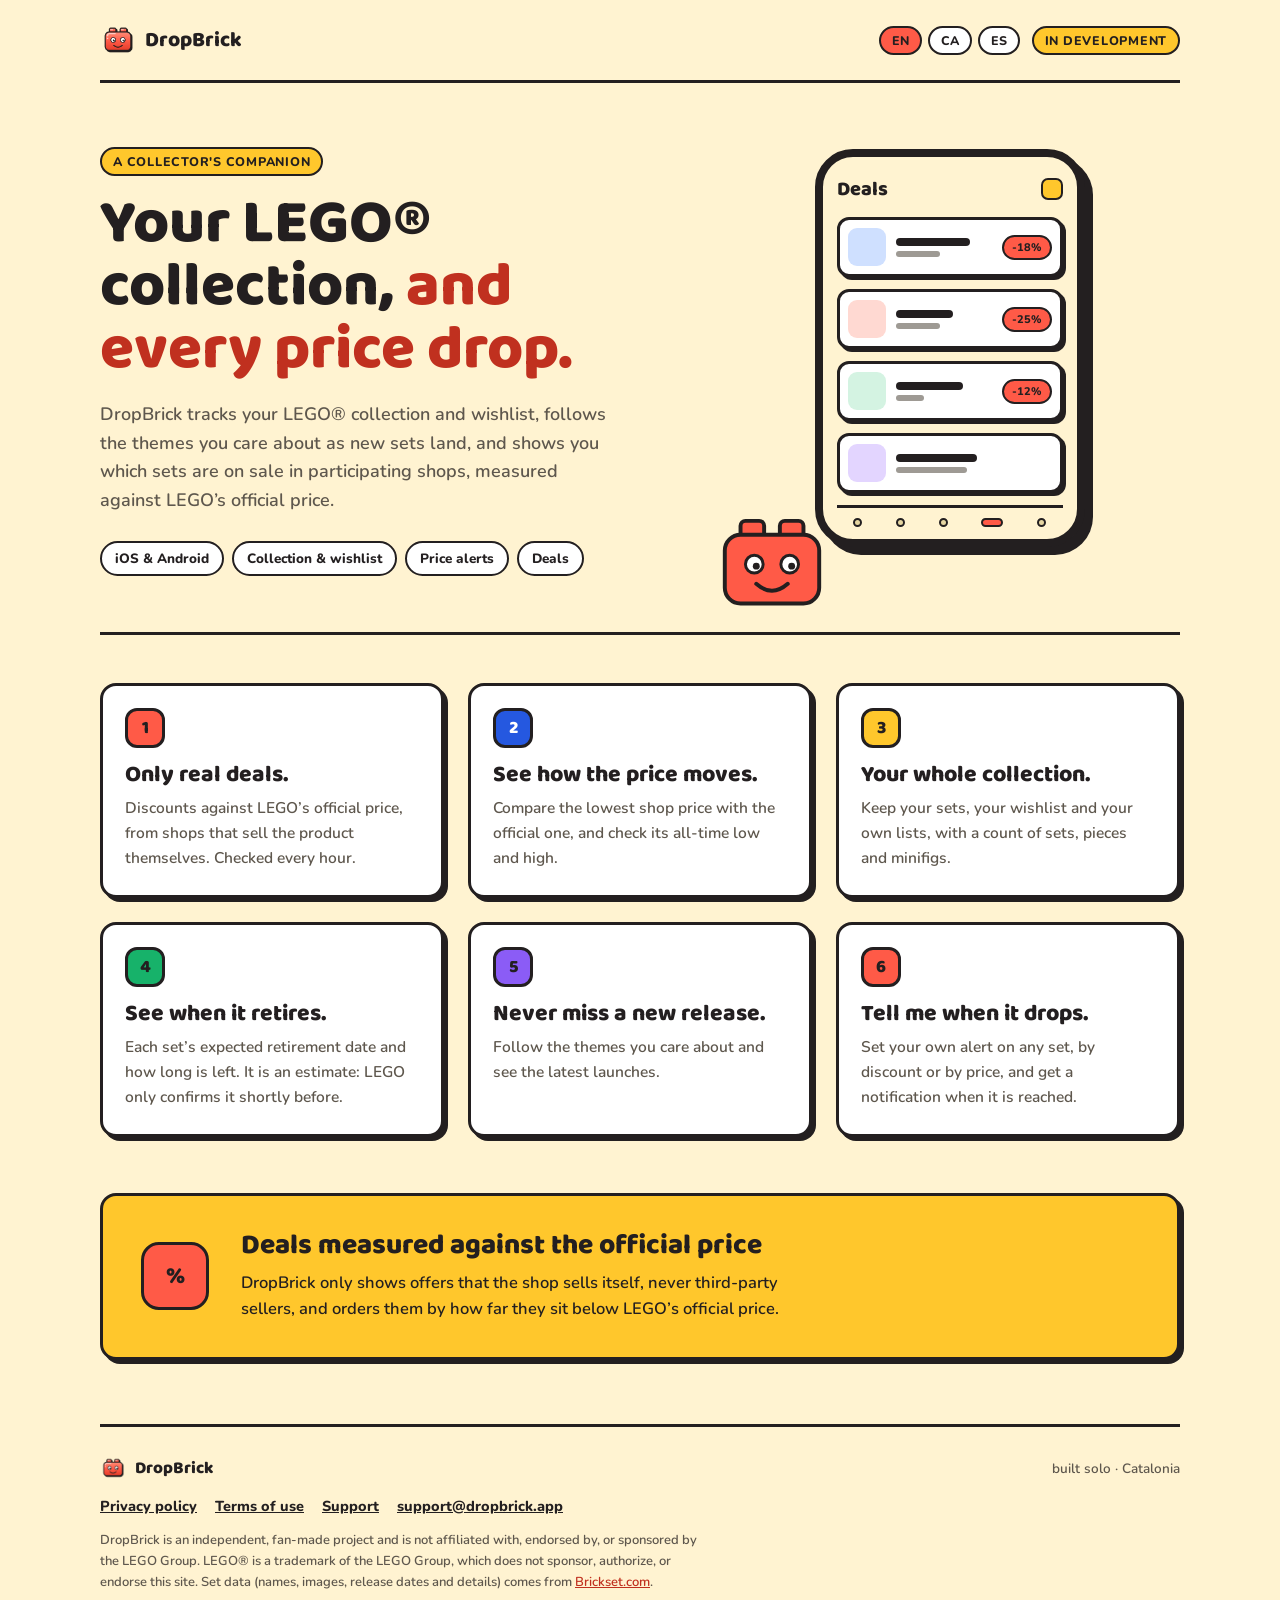
<file: index.html>
<!doctype html>
<html lang="en">
<head>
<meta charset="utf-8">
<meta name="viewport" content="width=device-width, initial-scale=1">
<!-- Kept out of search engines while the app is in development. REMOVE this
     line (on every page) when the app is ready for the stores. -->
<meta name="robots" content="noindex">
<title>DropBrick — Your LEGO collection, and every price drop</title>
<link rel="icon" type="image/png" href="/favicon.png">
<link rel="apple-touch-icon" href="/apple-touch-icon.png">
<meta name="description" content="DropBrick tracks your LEGO collection and wishlist, follows the lines you love, and shows you which sets are on sale in participating shops.">
<link rel="stylesheet" href="/site.css">
<style>
  body { padding-inline: max(20px, calc((100% - 1080px) / 2)); }

  /* ---------- Top ---------- */
  .top {
    display: flex;
    align-items: center;
    justify-content: space-between;
    flex-wrap: wrap;
    gap: 12px;
    padding-block: 22px;
    border-bottom: 3px solid var(--ink);
  }
  .top-right { display: flex; align-items: center; gap: 12px; flex-wrap: wrap; }

  /* ---------- Hero ---------- */
  .hero {
    display: grid;
    grid-template-columns: 1.1fr 0.9fr;
    gap: 56px;
    align-items: center;
    padding-block: 64px 56px;
  }
  .hero h1 {
    font-size: clamp(40px, 5vw, 62px);
    line-height: 1.02;
    margin-top: 16px;
  }
  .hero h1 em { font-style: normal; color: var(--coral-text); }
  .hero p {
    font-size: 18px;
    line-height: 1.6;
    color: var(--ink-soft);
    max-width: 46ch;
    margin: 18px 0 0;
  }
  .hero-tags { display: flex; gap: 8px; margin-top: 26px; flex-wrap: wrap; }
  .tag {
    font-size: 13.5px;
    font-weight: 800;
    padding: 6px 13px;
    border-radius: 999px;
    background: var(--surface);
    border: 2px solid var(--ink);
  }

  /* ---------- Phone ---------- */
  .phone-wrap { position: relative; display: flex; justify-content: center; padding-bottom: 26px; }
  .phone {
    width: 270px;
    background: var(--bg);
    border: 8px solid var(--ink);
    border-radius: 38px;
    padding: 16px 14px 12px;
    box-shadow: 8px 8px 0 var(--shadow);
    display: flex;
    flex-direction: column;
    gap: 12px;
  }
  .phone-header { display: flex; align-items: center; justify-content: space-between; }
  .ph-title { font-family: 'Baloo 2', sans-serif; font-weight: 800; font-size: 20px; }
  .ph-bell { width: 22px; height: 22px; border-radius: 7px; background: var(--gold); border: 2px solid var(--ink); }
  .set-row {
    display: flex; align-items: center; gap: 10px;
    padding: 8px; border-radius: 12px;
    background: var(--surface);
    border: 3px solid var(--ink);
    box-shadow: 3px 3px 0 var(--shadow);
  }
  .set-thumb { width: 38px; height: 38px; border-radius: 9px; flex: none; }
  .set-info { flex: 1; display: flex; flex-direction: column; gap: 5px; }
  .set-line1 { height: 8px; width: 78%; border-radius: 4px; background: var(--ink); }
  .set-line2 { height: 6px; width: 46%; border-radius: 3px; background: var(--ink-soft); opacity: 0.6; }
  .deal-pill {
    font-weight: 800; font-size: 11px;
    padding: 3px 8px; border-radius: 999px;
    background: var(--coral); color: var(--on-fill);
    border: 2px solid var(--ink); flex: none;
  }
  .phone-tabbar {
    display: flex; justify-content: space-around; align-items: center;
    padding-top: 10px; border-top: 3px solid var(--ink);
  }
  .tb-dot { width: 9px; height: 9px; border-radius: 50%; background: var(--line); border: 2px solid var(--ink); }
  .tb-dot.active { background: var(--coral); width: 22px; border-radius: 5px; }
  .mascot { position: absolute; left: -6px; bottom: -40px; width: 118px; height: auto; }

  /* ---------- Features ---------- */
  .features {
    display: grid;
    grid-template-columns: repeat(3, 1fr);
    gap: 24px;
    padding-block: 48px 40px;
    border-top: 3px solid var(--ink);
  }
  .feature { padding: 22px 22px 24px; }
  .feature-num {
    width: 40px; height: 40px; border-radius: 12px;
    border: 3px solid var(--ink);
    display: flex; align-items: center; justify-content: center;
    font-family: 'Baloo 2', sans-serif; font-weight: 800; font-size: 18px;
    color: var(--on-fill);
    margin-bottom: 14px;
  }
  .feature-num.coral { background: var(--coral); }
  .feature-num.blue { background: var(--blue); color: var(--on-blue); }
  .feature-num.gold { background: var(--gold); }
  .feature-num.mint { background: var(--mint); }
  .feature-num.lila { background: var(--lila); }
  .features h3 { font-size: 23px; line-height: 1.15; margin-bottom: 8px; }
  .features p { font-size: 15.5px; line-height: 1.6; color: var(--ink-soft); margin: 0; }

  /* ---------- Deals callout ---------- */
  .callout {
    background: var(--gold);
    color: var(--on-fill);
    padding: 34px 38px;
    display: flex;
    align-items: center;
    gap: 32px;
    margin-block: 16px 64px;
  }
  .callout-icon {
    width: 68px; height: 68px; border-radius: 18px; flex: none;
    background: var(--coral);
    border: 3px solid var(--ink);
    display: flex; align-items: center; justify-content: center;
    font-family: 'Baloo 2', sans-serif; font-weight: 800; font-size: 24px; color: var(--on-fill);
  }
  .callout h2 { font-size: 28px; line-height: 1.15; }
  .callout p { font-size: 16.5px; line-height: 1.6; margin: 8px 0 0; max-width: 58ch; }

  /* ---------- Footer ---------- */
  footer {
    border-top: 3px solid var(--ink);
    padding-block: 28px 40px;
    display: flex;
    flex-direction: column;
    gap: 14px;
  }
  .footer-top { display: flex; justify-content: space-between; align-items: center; flex-wrap: wrap; gap: 10px; }
  footer .brand span { font-size: 17px; }
  footer .brand img { width: 26px; height: 26px; }
  .made-in { font-size: 13.5px; color: var(--ink-soft); }
  .footer-links { display: flex; gap: 18px; flex-wrap: wrap; font-size: 14.5px; font-weight: 800; }
  .footer-links a { color: var(--ink); }
  .footer-links a:hover { color: var(--coral-text); }
  .disclaimer { font-size: 13px; line-height: 1.65; color: var(--ink-soft); max-width: 76ch; margin: 0; }

  @media (max-width: 860px) {
    .features { grid-template-columns: 1fr 1fr; }
  }
  @media (max-width: 760px) {
    .hero { grid-template-columns: 1fr; gap: 48px; padding-block: 40px 28px; }
    .phone-wrap { order: -1; }
    .phone { width: 232px; }
    .mascot { left: calc(50% - 168px); width: 96px; }
    .features { grid-template-columns: 1fr; gap: 20px; padding-block: 36px 28px; }
    .callout { flex-direction: column; align-items: flex-start; padding: 26px 22px; gap: 16px; margin-bottom: 44px; }
  }
</style>
</head>
<body>

<header class="top">
  <a class="brand" href="/"><img src="/logo.png" alt="" width="36" height="36"><span>DropBrick</span></a>
  <div class="top-right">
    <nav class="langs" aria-label="Language">
      <a href="?lang=en" data-lang="en">EN</a>
      <a href="?lang=ca" data-lang="ca">CA</a>
      <a href="?lang=es" data-lang="es">ES</a>
    </nav>
    <span class="sticker" data-t="status">In development</span>
  </div>
</header>

<main>
<section class="hero">
  <div>
    <span class="sticker" data-t="eyebrow">A collector's companion</span>
    <h1><span data-t="h1a">Your LEGO&reg; collection,</span> <em data-t="h1b">and every price drop.</em></h1>
    <p data-t="lead">DropBrick tracks your LEGO&reg; collection and wishlist, follows the themes you care about as new sets land, and shows you which sets are on sale in participating shops, measured against LEGO&rsquo;s official price.</p>
    <div class="hero-tags">
      <span class="tag">iOS &amp; Android</span>
      <span class="tag" data-t="tag1">Collection &amp; wishlist</span>
      <span class="tag" data-t="tag2">Price alerts</span>
      <span class="tag" data-t="tag3">Deals</span>
    </div>
  </div>
  <div class="phone-wrap">
    <div class="phone" aria-hidden="true">
      <div class="phone-header">
        <span class="ph-title" data-t="phone">Deals</span>
        <div class="ph-bell"></div>
      </div>
      <div class="set-row">
        <div class="set-thumb" style="background:var(--tile-1)"></div>
        <div class="set-info"><div class="set-line1"></div><div class="set-line2"></div></div>
        <div class="deal-pill">-18%</div>
      </div>
      <div class="set-row">
        <div class="set-thumb" style="background:var(--tile-3)"></div>
        <div class="set-info"><div class="set-line1" style="width:60%"></div><div class="set-line2"></div></div>
        <div class="deal-pill">-25%</div>
      </div>
      <div class="set-row">
        <div class="set-thumb" style="background:var(--tile-4)"></div>
        <div class="set-info"><div class="set-line1" style="width:70%"></div><div class="set-line2" style="width:30%"></div></div>
        <div class="deal-pill">-12%</div>
      </div>
      <div class="set-row">
        <div class="set-thumb" style="background:var(--tile-2)"></div>
        <div class="set-info"><div class="set-line1" style="width:52%"></div><div class="set-line2"></div></div>
      </div>
      <div class="phone-tabbar">
        <div class="tb-dot"></div>
        <div class="tb-dot"></div>
        <div class="tb-dot"></div>
        <div class="tb-dot active"></div>
        <div class="tb-dot"></div>
      </div>
    </div>
    <!-- The app's mascot: one red brick with a face. -->
    <svg class="mascot" viewBox="0 0 120 100" aria-hidden="true">
      <rect x="28" y="6" width="24" height="18" rx="5" fill="var(--coral)" stroke="var(--ink)" stroke-width="4"/>
      <rect x="68" y="6" width="24" height="18" rx="5" fill="var(--coral)" stroke="var(--ink)" stroke-width="4"/>
      <rect x="12" y="20" width="96" height="70" rx="16" fill="var(--coral)" stroke="var(--ink)" stroke-width="4"/>
      <circle cx="42" cy="50" r="9" fill="#FFFFFF" stroke="var(--ink)" stroke-width="3"/>
      <circle cx="78" cy="50" r="9" fill="#FFFFFF" stroke="var(--ink)" stroke-width="3"/>
      <circle cx="44" cy="52" r="3.5" fill="var(--ink)"/>
      <circle cx="80" cy="52" r="3.5" fill="var(--ink)"/>
      <path d="M44 70q16 14 32 0" stroke="var(--ink)" stroke-width="4" stroke-linecap="round" fill="none"/>
    </svg>
  </div>
</section>

<section class="features" aria-label="What DropBrick does">
  <div class="feature box">
    <div class="feature-num coral">1</div>
    <h3 data-t="f1t">Only real deals.</h3>
    <p data-t="f1b">Discounts against LEGO&rsquo;s official price, from shops that sell the product themselves. Checked every hour.</p>
  </div>
  <div class="feature box">
    <div class="feature-num blue">2</div>
    <h3 data-t="f2t">See how the price moves.</h3>
    <p data-t="f2b">Compare the lowest shop price with the official one, and check its all-time low and high.</p>
  </div>
  <div class="feature box">
    <div class="feature-num gold">3</div>
    <h3 data-t="f3t">Your whole collection.</h3>
    <p data-t="f3b">Keep your sets, your wishlist and your own lists, with a count of sets, pieces and minifigs.</p>
  </div>
  <div class="feature box">
    <div class="feature-num mint">4</div>
    <h3 data-t="f4t">See when it retires.</h3>
    <p data-t="f4b">Each set&rsquo;s expected retirement date and how long is left. It is an estimate: LEGO only confirms it shortly before.</p>
  </div>
  <div class="feature box">
    <div class="feature-num lila">5</div>
    <h3 data-t="f5t">Never miss a new release.</h3>
    <p data-t="f5b">Follow the themes you care about and see the latest launches.</p>
  </div>
  <div class="feature box">
    <div class="feature-num coral">6</div>
    <h3 data-t="f6t">Tell me when it drops.</h3>
    <p data-t="f6b">Set your own alert on any set, by discount or by price, and get a notification when it is reached.</p>
  </div>
</section>

<section class="callout box">
  <div class="callout-icon" aria-hidden="true">%</div>
  <div>
    <h2 data-t="ct">Deals measured against the official price</h2>
    <p data-t="cb">DropBrick only shows offers that the shop sells itself, never third-party sellers, and orders them by how far they sit below LEGO&rsquo;s official price.</p>
  </div>
</section>
</main>

<footer>
  <div class="footer-top">
    <a class="brand" href="/"><img src="/logo.png" alt="" width="26" height="26"><span>DropBrick</span></a>
    <span class="made-in" data-t="made">built solo &middot; Catalonia</span>
  </div>
  <nav class="footer-links" aria-label="Footer">
    <a href="/privacy" data-t="privacy">Privacy policy</a>
    <a href="/terms" data-t="terms">Terms of use</a>
    <a href="/support" data-t="support">Support</a>
    <a href="mailto:support@dropbrick.app">support@dropbrick.app</a>
  </nav>
  <p class="disclaimer" data-t="disclaimer">DropBrick is an independent, fan-made project and is not affiliated with, endorsed by, or sponsored by the LEGO Group. LEGO&reg; is a trademark of the LEGO Group, which does not sponsor, authorize, or endorse this site. Set data (names, images, release dates and details) comes from <a href="https://brickset.com">Brickset.com</a>.</p>
</footer>

<script>
  // English is in the page itself; the other languages are swapped in here.
  // ?lang=ca|es|en overrides the browser language. The strings are fixed
  // text written here, never user input, so they can carry markup.
  var TEXT = {
    ca: {
      status: 'En desenvolupament',
      eyebrow: 'El company del col·leccionista',
      h1a: 'La teva col·lecció LEGO&reg;,',
      h1b: 'i cada baixada de preu.',
      lead: 'DropBrick segueix la teva col·lecció LEGO&reg; i la teva wishlist, t&rsquo;avisa dels sets nous dels temes que t&rsquo;interessen i et mostra quins sets estan en oferta a les botigues participants, comparats amb el preu oficial de LEGO.',
      tag1: 'Col·lecció i wishlist', tag2: 'Alertes de preu', tag3: 'Ofertes', phone: 'Ofertes',
      f1t: 'Només ofertes de veritat.', f1b: 'Descomptes sobre el preu oficial de LEGO, de botigues que venen elles mateixes el producte. Revisades cada hora.',
      f2t: 'Mira com es mou el preu.', f2b: 'Compara el preu més baix de les botigues amb el preu oficial i consulta&rsquo;n el mínim i el màxim històric.',
      f3t: 'Tota la teva col·lecció.', f3b: 'Guarda els teus sets, la teva wishlist i les teves llistes, amb el recompte de sets, peces i minifigs.',
      f4t: 'Mira quan es retira.', f4b: 'La data prevista de retirada de cada set i quant de temps queda. És una data estimada: LEGO només la confirma poc abans.',
      f5t: 'No et perdis cap novetat.', f5b: 'Segueix els temes que t&rsquo;interessen i mira els últims llançaments.',
      f6t: 'Avisa&rsquo;m quan baixi.', f6b: 'Posa la teva pròpia alerta a qualsevol set, per descompte o per preu, i rep una notificació quan s&rsquo;assoleixi.',
      ct: 'Ofertes mesurades contra el preu oficial',
      cb: 'DropBrick només mostra ofertes que la botiga ven ella mateixa, mai de venedors externs, i les ordena per com de per sota del preu oficial de LEGO estan.',
      made: 'fet en solitari &middot; Catalunya', privacy: 'Política de privadesa', terms: 'Condicions d&rsquo;ús', support: 'Suport',
      disclaimer: 'DropBrick és un projecte independent fet per un aficionat i no està afiliat, avalat ni patrocinat pel Grup LEGO. LEGO&reg; és una marca registrada del Grup LEGO, que no patrocina, autoritza ni avala aquest web. Les dades dels sets (noms, imatges, dates de llançament i detalls) vénen de <a href="https://brickset.com">Brickset.com</a>.'
    },
    es: {
      status: 'En desarrollo',
      eyebrow: 'El compañero del coleccionista',
      h1a: 'Tu colección LEGO&reg;,',
      h1b: 'y cada bajada de precio.',
      lead: 'DropBrick sigue tu colección LEGO&reg; y tu wishlist, te avisa de los sets nuevos de los temas que te interesan y te muestra qué sets están de oferta en las tiendas participantes, comparados con el precio oficial de LEGO.',
      tag1: 'Colección y wishlist', tag2: 'Alertas de precio', tag3: 'Ofertas', phone: 'Ofertas',
      f1t: 'Solo ofertas de verdad.', f1b: 'Descuentos sobre el precio oficial de LEGO, de tiendas que venden ellas mismas el producto. Revisadas cada hora.',
      f2t: 'Mira cómo se mueve el precio.', f2b: 'Compara el precio más bajo de las tiendas con el precio oficial y consulta su mínimo y máximo histórico.',
      f3t: 'Toda tu colección.', f3b: 'Guarda tus sets, tu wishlist y tus listas, con el recuento de sets, piezas y minifigs.',
      f4t: 'Mira cuándo se retira.', f4b: 'La fecha prevista de retirada de cada set y cuánto tiempo queda. Es una fecha estimada: LEGO solo la confirma poco antes.',
      f5t: 'No te pierdas ninguna novedad.', f5b: 'Sigue los temas que te interesan y mira los últimos lanzamientos.',
      f6t: 'Avísame cuando baje.', f6b: 'Pon tu propia alerta en cualquier set, por descuento o por precio, y recibe una notificación cuando se alcance.',
      ct: 'Ofertas medidas contra el precio oficial',
      cb: 'DropBrick solo muestra ofertas que la tienda vende ella misma, nunca de vendedores externos, y las ordena por lo por debajo del precio oficial de LEGO que están.',
      made: 'hecho en solitario &middot; Cataluña', privacy: 'Política de privacidad', terms: 'Condiciones de uso', support: 'Soporte',
      disclaimer: 'DropBrick es un proyecto independiente hecho por un aficionado y no está afiliado, avalado ni patrocinado por el Grupo LEGO. LEGO&reg; es una marca registrada del Grupo LEGO, que no patrocina, autoriza ni avala este sitio. Los datos de los sets (nombres, imágenes, fechas de lanzamiento y detalles) vienen de <a href="https://brickset.com">Brickset.com</a>.'
    }
  };
  var TITLES = {
    ca: 'DropBrick — La teva col·lecció LEGO, i cada baixada de preu',
    es: 'DropBrick — Tu colección LEGO, y cada bajada de precio'
  };
  var DESCRIPTIONS = {
    ca: 'DropBrick segueix la teva col·lecció i wishlist de LEGO, els temes que t’agraden, i et mostra quins sets estan en oferta a les botigues participants.',
    es: 'DropBrick sigue tu colección y wishlist de LEGO, los temas que te gustan, y te muestra qué sets están de oferta en las tiendas participantes.'
  };
  var wanted = (new URLSearchParams(location.search).get('lang') || navigator.language || 'en').slice(0, 2).toLowerCase();
  var lang = (wanted === 'ca' || wanted === 'es') ? wanted : 'en';
  document.documentElement.lang = lang;
  if (lang !== 'en') {
    document.title = TITLES[lang];
    document.querySelector('meta[name="description"]').setAttribute('content', DESCRIPTIONS[lang]);
    Array.prototype.forEach.call(document.querySelectorAll('[data-t]'), function (el) {
      var text = TEXT[lang][el.getAttribute('data-t')];
      if (text) el.innerHTML = text;
    });
  }
  Array.prototype.forEach.call(document.querySelectorAll('.langs a'), function (a) {
    if (a.getAttribute('data-lang') === lang) a.setAttribute('aria-current', 'true');
  });
</script>
</body>
</html>
</file>
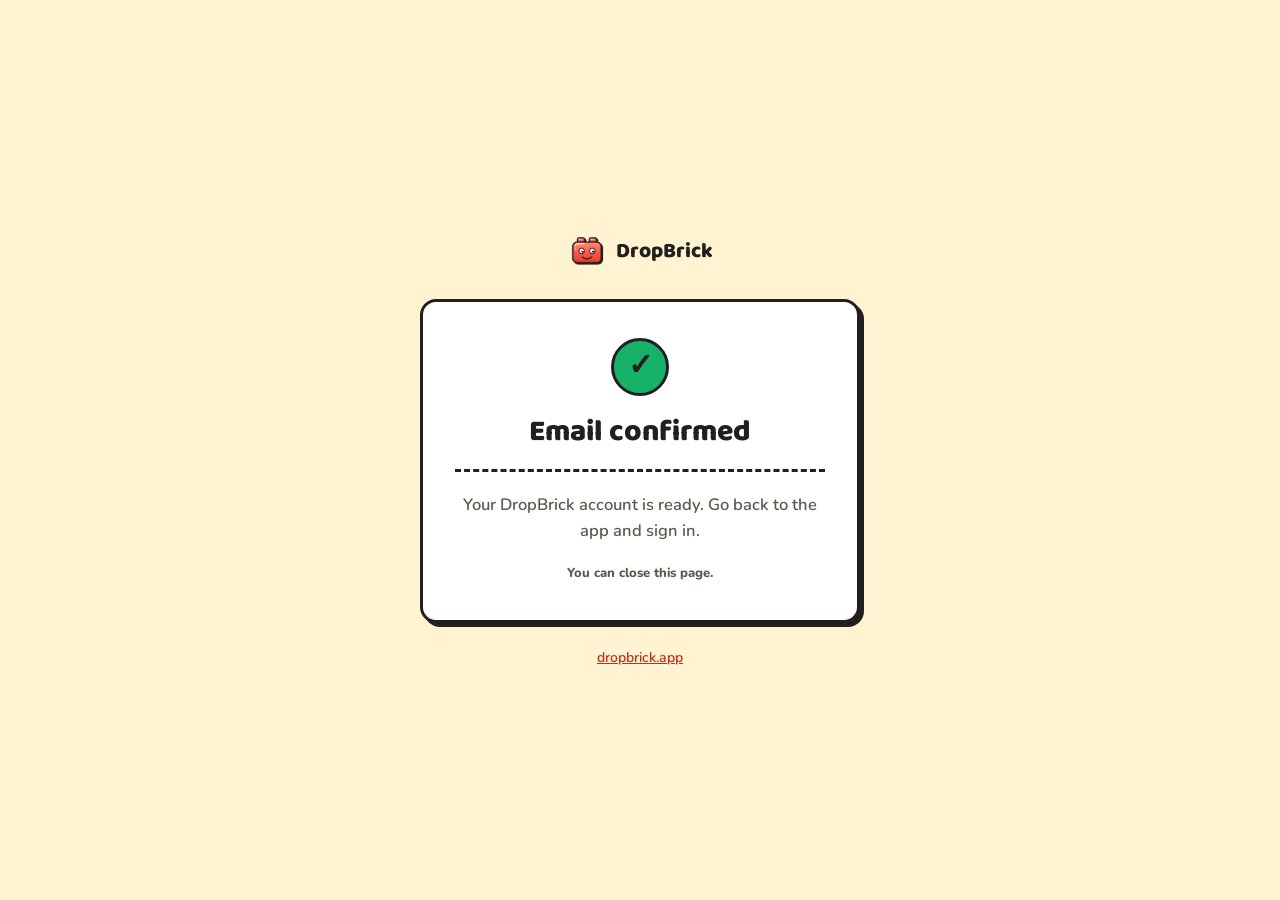
<file: confirmed.html>
<!doctype html>
<html lang="en">
<head>
<meta charset="utf-8">
<meta name="viewport" content="width=device-width, initial-scale=1">
<meta name="robots" content="noindex">
<title>DropBrick — Email confirmed</title>
<link rel="icon" type="image/png" href="/favicon.png">
<link rel="apple-touch-icon" href="/apple-touch-icon.png">
<link rel="stylesheet" href="/site.css">
<style>
  body {
    min-height: 100vh;
    display: flex;
    flex-direction: column;
    align-items: center;
    justify-content: center;
    padding: 24px 20px;
  }
  .brand { margin-bottom: 28px; }
  .brand img { width: 40px; height: 40px; }

  .card {
    width: 100%;
    max-width: 440px;
    padding: 36px 32px;
    text-align: center;
  }
  .badge {
    width: 58px; height: 58px; border-radius: 50%;
    margin: 0 auto 20px;
    display: flex; align-items: center; justify-content: center;
    background: var(--mint);
    color: var(--on-fill);
    border: 3px solid var(--ink);
    font-family: 'Baloo 2', sans-serif;
    font-size: 30px; font-weight: 800; line-height: 1;
  }
  .card.error .badge { background: var(--coral); }
  h1 { font-size: 30px; line-height: 1.1; margin: 0; }
  .rule { border-top: 3px dashed var(--ink); margin: 20px 0; }
  p { font-size: 16.5px; line-height: 1.6; color: var(--ink-soft); margin: 0; }
  .note { font-weight: 800; font-size: 13px; margin-top: 18px; }
  .home { margin-top: 24px; font-size: 14px; color: var(--ink-soft); }
</style>
</head>
<body>

<a class="brand" href="/">
  <img class="brand-logo" src="/logo.png" alt="" width="40" height="40">
  <span class="brand-name">DropBrick</span>
</a>

<main class="card box" id="card">
  <div class="badge" id="badge" aria-hidden="true">&#10003;</div>
  <h1 id="title">Email confirmed</h1>
  <div class="rule"></div>
  <p id="body">Your DropBrick account is ready. Go back to the app and sign in.</p>
  <p class="note" id="note">You can close this page.</p>
</main>

<p class="home"><a href="/">dropbrick.app</a></p>

<script>
  // Supabase sends people here after they tap the link in the confirmation
  // email. On success it appends the session tokens to the address as a
  // #fragment; on a bad link it appends #error=...&error_code=... instead.
  // The page needs neither token, so it only reads the error and then wipes
  // the fragment, so no token stays in the browser history.
  var hash = new URLSearchParams(location.hash.replace(/^#/, ''));
  var failed = hash.has('error') || hash.has('error_code');
  var query = new URLSearchParams(location.search);
  history.replaceState(null, '', location.pathname);

  var TEXT = {
    en: {
      ok: ['Email confirmed', 'Your DropBrick account is ready. Go back to the app and sign in.', 'You can close this page.'],
      bad: ['This link can’t be used', 'It has expired or was already used. If you’ve already confirmed your email, just sign in to the app. If not, sign up again in the app to get a new link.', 'You can close this page.']
    },
    ca: {
      ok: ['Correu confirmat', 'El teu compte de DropBrick ja està a punt. Torna a l’app i inicia sessió.', 'Ja pots tancar aquesta pàgina.'],
      bad: ['Aquest enllaç no es pot fer servir', 'Ha caducat o ja s’ha utilitzat. Si ja has confirmat el correu, inicia sessió a l’app. Si no, torna a registrar-te a l’app per rebre’n un de nou.', 'Ja pots tancar aquesta pàgina.']
    },
    es: {
      ok: ['Correo confirmado', 'Tu cuenta de DropBrick ya está lista. Vuelve a la app e inicia sesión.', 'Ya puedes cerrar esta página.'],
      bad: ['Este enlace no se puede usar', 'Ha caducado o ya se ha usado. Si ya has confirmado el correo, inicia sesión en la app. Si no, vuelve a registrarte en la app para recibir uno nuevo.', 'Ya puedes cerrar esta página.']
    }
  };

  // ?lang=ca|es|en overrides the browser language (handy for testing).
  var wanted = (query.get('lang') || navigator.language || 'en').slice(0, 2).toLowerCase();
  var lang = TEXT[wanted] ? wanted : 'en';
  var copy = TEXT[lang][failed ? 'bad' : 'ok'];

  document.documentElement.lang = lang;
  document.title = 'DropBrick — ' + copy[0];
  document.getElementById('title').textContent = copy[0];
  document.getElementById('body').textContent = copy[1];
  document.getElementById('note').textContent = copy[2];
  if (failed) {
    document.getElementById('card').classList.add('error');
    document.getElementById('badge').innerHTML = '!';
  }
</script>

</body>
</html>
</file>
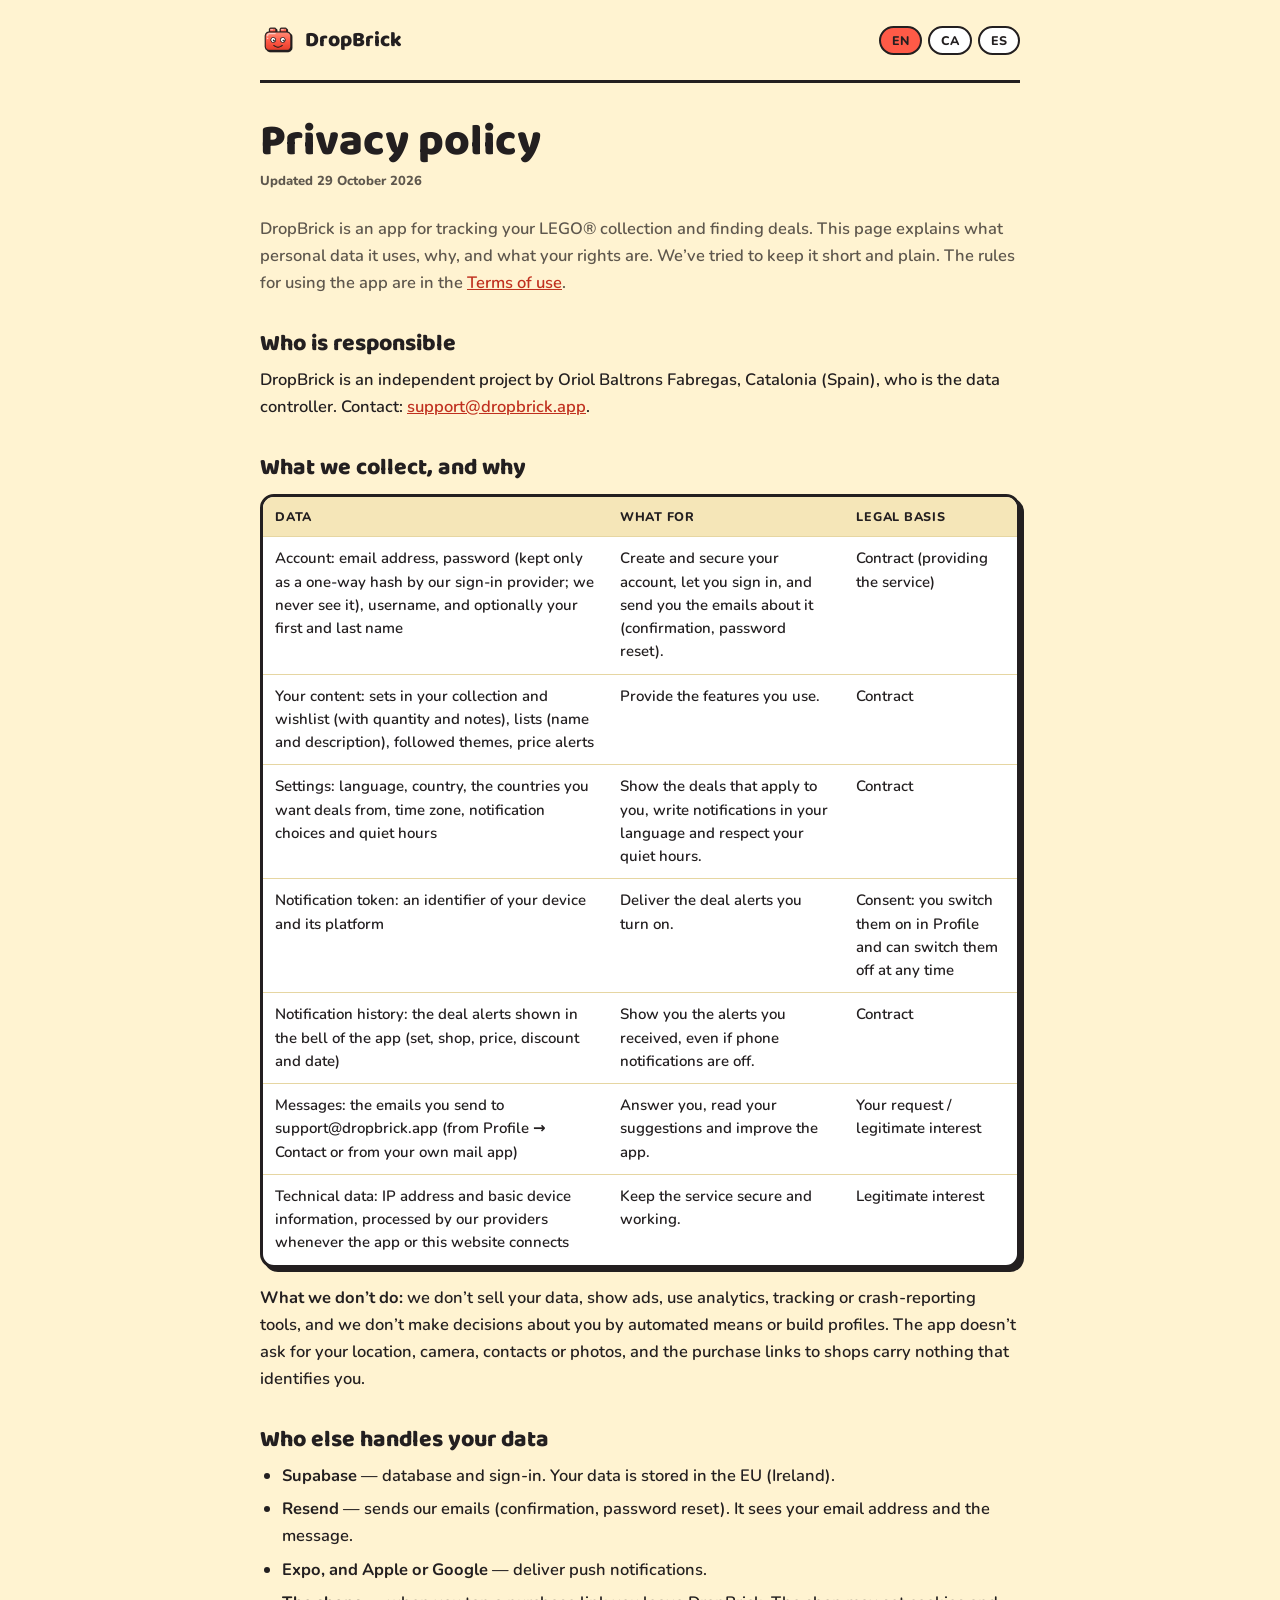
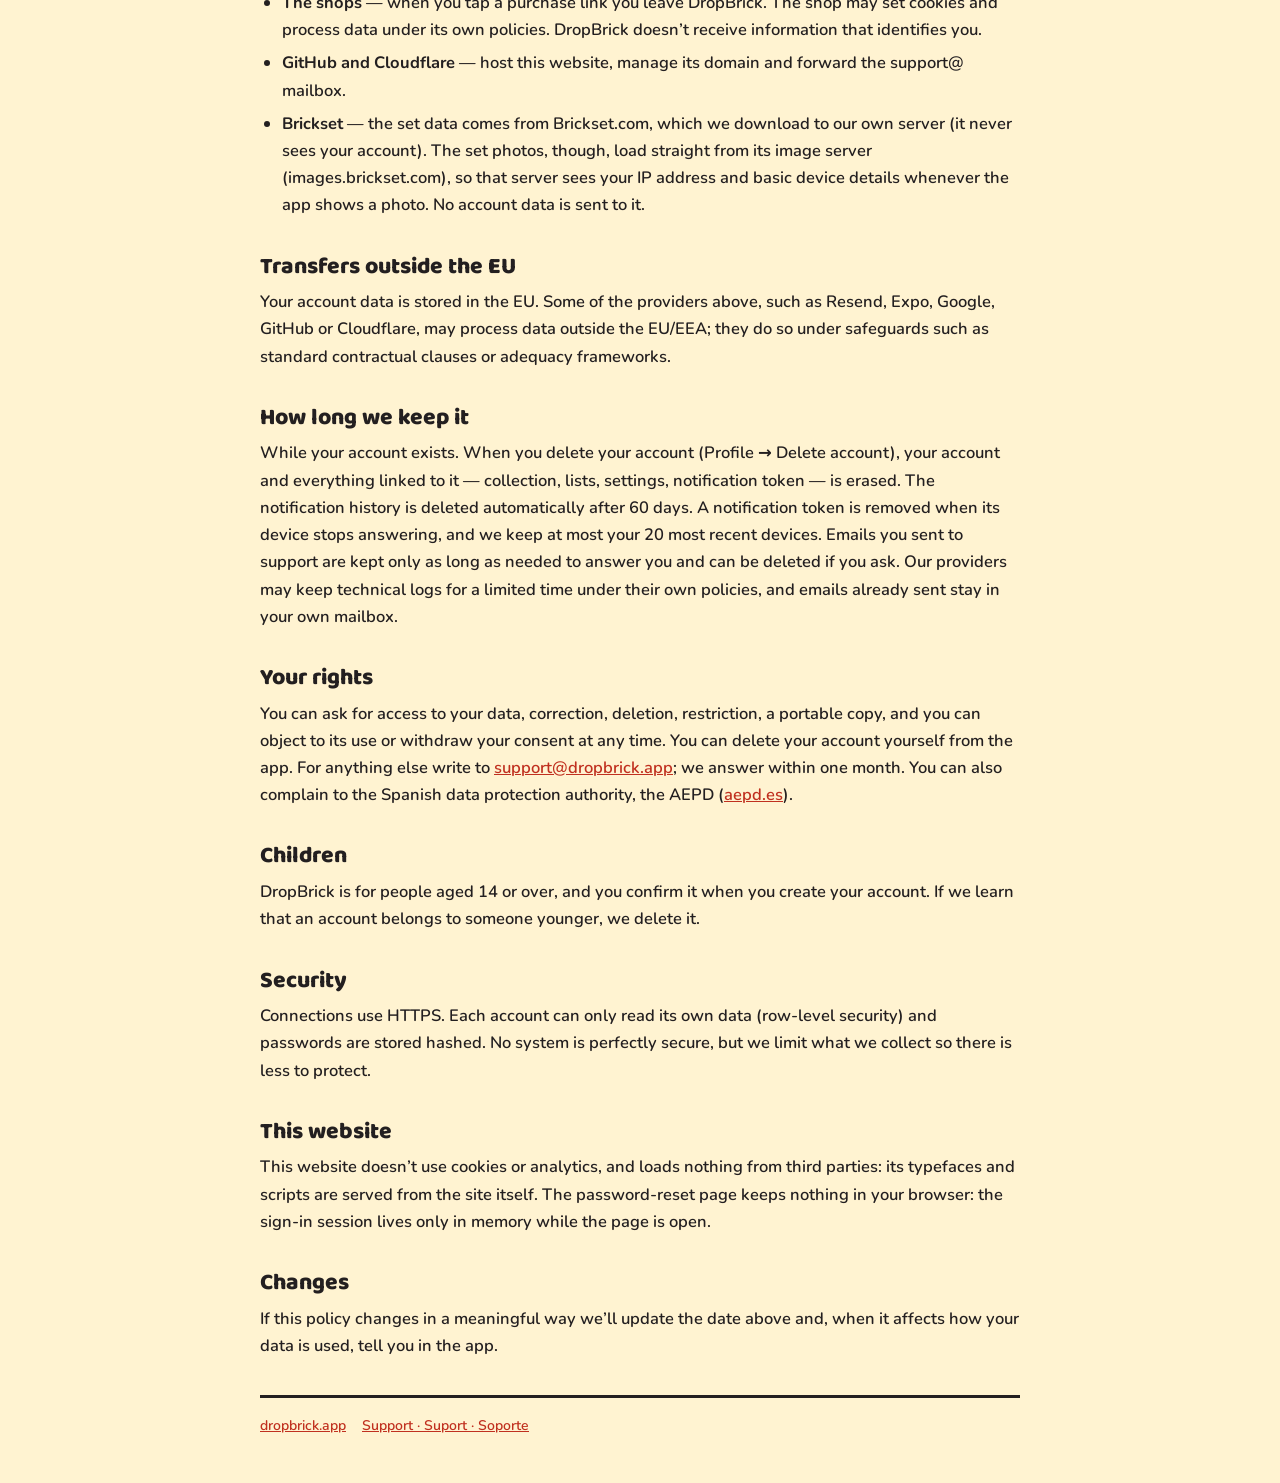
<file: privacy.html>
<!doctype html>
<html lang="en">
<head>
<meta charset="utf-8">
<meta name="viewport" content="width=device-width, initial-scale=1">
<!-- Kept out of search engines while the app is in development. REMOVE this
     line (on every page) when the app is ready for the stores. -->
<meta name="robots" content="noindex">
<title>DropBrick — Privacy policy</title>
<meta name="description" content="What personal data DropBrick uses, why, who else handles it, and your rights.">
<link rel="icon" type="image/png" href="/favicon.png">
<link rel="apple-touch-icon" href="/apple-touch-icon.png">
<link rel="stylesheet" href="/site.css">
<link rel="stylesheet" href="/legal.css">
</head>
<body>

<header class="top">
  <a class="brand" href="/"><img src="/logo.png" alt="" width="34" height="34"><span>DropBrick</span></a>
  <nav class="langs" aria-label="Language">
    <a href="?lang=en" data-lang="en">EN</a>
    <a href="?lang=ca" data-lang="ca">CA</a>
    <a href="?lang=es" data-lang="es">ES</a>
  </nav>
</header>

<main>

<!-- ============================== ENGLISH ============================== -->
<article lang="en" data-lang="en" data-title="DropBrick — Privacy policy">
  <h1>Privacy policy</h1>
  <p class="updated">Updated 29 October 2026</p>
  <p class="lead">DropBrick is an app for tracking your LEGO&reg; collection and finding deals. This page explains what personal data it uses, why, and what your rights are. We&rsquo;ve tried to keep it short and plain. The rules for using the app are in the <a href="/terms">Terms of use</a>.</p>

  <h2>Who is responsible</h2>
  <p>DropBrick is an independent project by Oriol Baltrons Fabregas, Catalonia (Spain), who is the data controller. Contact: <a href="mailto:support@dropbrick.app">support@dropbrick.app</a>.</p>

  <h2>What we collect, and why</h2>
  <table>
    <thead><tr><th>Data</th><th>What for</th><th>Legal basis</th></tr></thead>
    <tbody>
      <tr><td>Account: email address, password (kept only as a one-way hash by our sign-in provider; we never see it), username, and optionally your first and last name</td><td>Create and secure your account, let you sign in, and send you the emails about it (confirmation, password reset).</td><td>Contract (providing the service)</td></tr>
      <tr><td>Your content: sets in your collection and wishlist (with quantity and notes), lists (name and description), followed themes, price alerts</td><td>Provide the features you use.</td><td>Contract</td></tr>
      <tr><td>Settings: language, country, the countries you want deals from, time zone, notification choices and quiet hours</td><td>Show the deals that apply to you, write notifications in your language and respect your quiet hours.</td><td>Contract</td></tr>
      <tr><td>Notification token: an identifier of your device and its platform</td><td>Deliver the deal alerts you turn on.</td><td>Consent: you switch them on in Profile and can switch them off at any time</td></tr>
      <tr><td>Notification history: the deal alerts shown in the bell of the app (set, shop, price, discount and date)</td><td>Show you the alerts you received, even if phone notifications are off.</td><td>Contract</td></tr>
      <tr><td>Messages: the emails you send to support@dropbrick.app (from Profile &rarr; Contact or from your own mail app)</td><td>Answer you, read your suggestions and improve the app.</td><td>Your request / legitimate interest</td></tr>
      <tr><td>Technical data: IP address and basic device information, processed by our providers whenever the app or this website connects</td><td>Keep the service secure and working.</td><td>Legitimate interest</td></tr>
    </tbody>
  </table>
  <p><strong>What we don&rsquo;t do:</strong> we don&rsquo;t sell your data, show ads, use analytics, tracking or crash-reporting tools, and we don&rsquo;t make decisions about you by automated means or build profiles. The app doesn&rsquo;t ask for your location, camera, contacts or photos, and the purchase links to shops carry nothing that identifies you.</p>

  <h2>Who else handles your data</h2>
  <ul>
    <li><strong>Supabase</strong> &mdash; database and sign-in. Your data is stored in the EU (Ireland).</li>
    <li><strong>Resend</strong> &mdash; sends our emails (confirmation, password reset). It sees your email address and the message.</li>
    <li><strong>Expo, and Apple or Google</strong> &mdash; deliver push notifications.</li>
    <li><strong>The shops</strong> &mdash; when you tap a purchase link you leave DropBrick. The shop may set cookies and process data under its own policies. DropBrick doesn&rsquo;t receive information that identifies you.</li>
    <li><strong>GitHub and Cloudflare</strong> &mdash; host this website, manage its domain and forward the support@ mailbox.</li>
    <li><strong>Brickset</strong> &mdash; the set data comes from Brickset.com, which we download to our own server (it never sees your account). The set photos, though, load straight from its image server (images.brickset.com), so that server sees your IP address and basic device details whenever the app shows a photo. No account data is sent to it.</li>
  </ul>

  <h2>Transfers outside the EU</h2>
  <p>Your account data is stored in the EU. Some of the providers above, such as Resend, Expo, Google, GitHub or Cloudflare, may process data outside the EU/EEA; they do so under safeguards such as standard contractual clauses or adequacy frameworks.</p>

  <h2>How long we keep it</h2>
  <p>While your account exists. When you delete your account (Profile &rarr; Delete account), your account and everything linked to it &mdash; collection, lists, settings, notification token &mdash; is erased. The notification history is deleted automatically after 60 days. A notification token is removed when its device stops answering, and we keep at most your 20 most recent devices. Emails you sent to support are kept only as long as needed to answer you and can be deleted if you ask. Our providers may keep technical logs for a limited time under their own policies, and emails already sent stay in your own mailbox.</p>

  <h2>Your rights</h2>
  <p>You can ask for access to your data, correction, deletion, restriction, a portable copy, and you can object to its use or withdraw your consent at any time. You can delete your account yourself from the app. For anything else write to <a href="mailto:support@dropbrick.app">support@dropbrick.app</a>; we answer within one month. You can also complain to the Spanish data protection authority, the AEPD (<a href="https://www.aepd.es">aepd.es</a>).</p>

  <h2>Children</h2>
  <p>DropBrick is for people aged 14 or over, and you confirm it when you create your account. If we learn that an account belongs to someone younger, we delete it.</p>

  <h2>Security</h2>
  <p>Connections use HTTPS. Each account can only read its own data (row-level security) and passwords are stored hashed. No system is perfectly secure, but we limit what we collect so there is less to protect.</p>

  <h2>This website</h2>
  <p>This website doesn&rsquo;t use cookies or analytics, and loads nothing from third parties: its typefaces and scripts are served from the site itself. The password-reset page keeps nothing in your browser: the sign-in session lives only in memory while the page is open.</p>

  <h2>Changes</h2>
  <p>If this policy changes in a meaningful way we&rsquo;ll update the date above and, when it affects how your data is used, tell you in the app.</p>
</article>

<!-- ============================== CATALÀ ============================== -->
<article lang="ca" data-lang="ca" data-title="DropBrick — Política de privacitat">
  <h1>Política de privacitat</h1>
  <p class="updated">Actualitzada el 29 d&rsquo;octubre de 2026</p>
  <p class="lead">DropBrick &eacute;s una app per seguir la teva col&middot;lecci&oacute; LEGO&reg; i trobar ofertes. Aquesta p&agrave;gina explica quines dades personals fa servir, per qu&egrave; i quins drets tens. Hem intentat que sigui breu i clara. Les regles d&rsquo;&uacute;s de l&rsquo;app s&oacute;n a les <a href="/terms">Condicions d&rsquo;&uacute;s</a>.</p>

  <h2>Qui n&rsquo;&eacute;s el responsable</h2>
  <p>DropBrick &eacute;s un projecte independent d&rsquo;Oriol Baltrons Fabregas, Catalunya (Espanya), que n&rsquo;&eacute;s el responsable del tractament. Contacte: <a href="mailto:support@dropbrick.app">support@dropbrick.app</a>.</p>

  <h2>Quines dades recollim i per qu&egrave;</h2>
  <table>
    <thead><tr><th>Dades</th><th>Per a qu&egrave;</th><th>Base legal</th></tr></thead>
    <tbody>
      <tr><td>Compte: adre&ccedil;a de correu, contrasenya (el nostre prove&iuml;dor d&rsquo;inici de sessi&oacute; nom&eacute;s en desa una empremta irreversible; nosaltres no la veiem), nom d&rsquo;usuari i, si vols, nom i cognoms</td><td>Crear i protegir el teu compte, deixar-te iniciar sessi&oacute; i enviar-te els correus relacionats (confirmaci&oacute;, recuperar la contrasenya).</td><td>Contracte (prestar el servei)</td></tr>
      <tr><td>El teu contingut: sets de la col&middot;lecci&oacute; i la wishlist (amb quantitat i notes), llistes (nom i descripci&oacute;), temes seguits, alertes de preu</td><td>Oferir les funcions que fas servir.</td><td>Contracte</td></tr>
      <tr><td>Prefer&egrave;ncies: idioma, pa&iacute;s, pa&iuml;sos dels quals vols veure ofertes, fus hor&agrave;ri, notificacions i hores de silenci</td><td>Mostrar les ofertes que t&rsquo;afecten, escriure les notificacions en el teu idioma i respectar el silenci de nit.</td><td>Contracte</td></tr>
      <tr><td>Token de notificacions: un identificador del teu dispositiu i la seva plataforma</td><td>Lliurar els avisos d&rsquo;ofertes que actives.</td><td>Consentiment: els actives a Perfil i els pots desactivar quan vulguis</td></tr>
      <tr><td>Historial de notificacions: els avisos d&rsquo;ofertes que surten a la campaneta de l&rsquo;app (set, botiga, preu, descompte i data)</td><td>Ensenyar-te els avisos que has rebut, encara que les notificacions al m&ograve;bil estiguin desactivades.</td><td>Contracte</td></tr>
      <tr><td>Missatges: els correus que envies a support@dropbrick.app (des de Perfil &rarr; Contacte o des de la teva aplicaci&oacute; de correu)</td><td>Respondre&rsquo;t, llegir els teus suggeriments i millorar l&rsquo;app.</td><td>La teva petici&oacute; / inter&egrave;s leg&iacute;tim</td></tr>
      <tr><td>Dades t&egrave;cniques: adre&ccedil;a IP i informaci&oacute; b&agrave;sica del dispositiu, que tracten els nostres prove&iuml;dors cada cop que l&rsquo;app o aquesta web es connecta</td><td>Mantenir el servei segur i en funcionament.</td><td>Inter&egrave;s leg&iacute;tim</td></tr>
    </tbody>
  </table>
  <p><strong>Qu&egrave; no fem:</strong> no venem les teves dades, no mostrem anuncis, no fem servir eines d&rsquo;anal&iacute;tica, de seguiment ni d&rsquo;informes d&rsquo;errors, i no prenem decisions sobre tu de manera automatitzada ni fem perfils. L&rsquo;app no et demana la ubicaci&oacute;, la c&agrave;mera, els contactes ni les fotos, i els enlla&ccedil;os de compra a les botigues no porten res que t&rsquo;identifiqui.</p>

  <h2>Qui m&eacute;s tracta les teves dades</h2>
  <ul>
    <li><strong>Supabase</strong> &mdash; base de dades i inici de sessi&oacute;. Les teves dades es guarden a la UE (Irlanda).</li>
    <li><strong>Resend</strong> &mdash; envia els nostres correus (confirmaci&oacute;, recuperar la contrasenya). Veu la teva adre&ccedil;a de correu i el missatge.</li>
    <li><strong>Expo, i Apple o Google</strong> &mdash; lliuren les notificacions push.</li>
    <li><strong>Les botigues</strong> &mdash; quan toques un enlla&ccedil; de compra surts de DropBrick. La botiga pot desar cookies i tractar dades segons les seves pol&iacute;tiques. DropBrick no rep informaci&oacute; que t&rsquo;identifiqui.</li>
    <li><strong>GitHub i Cloudflare</strong> &mdash; allotgen aquesta web, gestionen el domini i reenvien la bústia de support@.</li>
    <li><strong>Brickset</strong> &mdash; les dades dels sets venen de Brickset.com, que baixem al nostre servidor (mai veu el teu compte). Les fotos dels sets, per&ograve;, es carreguen directament del seu servidor d&rsquo;imatges (images.brickset.com), de manera que aquest servidor veu la teva adre&ccedil;a IP i dades b&agrave;siques del dispositiu cada cop que l&rsquo;app mostra una foto. No li enviem cap dada del compte.</li>
  </ul>

  <h2>Transfer&egrave;ncies fora de la UE</h2>
  <p>Les dades del teu compte es guarden a la UE. Alguns dels prove&iuml;dors anteriors, com Resend, Expo, Google, GitHub o Cloudflare, poden tractar dades fora de la UE/EEE; ho fan amb garanties com les cl&agrave;usules contractuals tipus o les decisions d&rsquo;adequaci&oacute;.</p>

  <h2>Quant de temps les conservem</h2>
  <p>Mentre existeixi el teu compte. Quan l&rsquo;esborres (Perfil &rarr; Elimina el compte), s&rsquo;esborren el compte i tot el que hi est&agrave; vinculat: col&middot;lecci&oacute;, llistes, prefer&egrave;ncies, token de notificacions. L&rsquo;historial de notificacions s&rsquo;esborra autom&agrave;ticament als 60 dies. Un token de notificacions s&rsquo;elimina quan el dispositiu deixa de respondre, i en conservem com a m&agrave;xim els teus 20 dispositius m&eacute;s recents. Els correus que ens has enviat a support nom&eacute;s es guarden el temps necessari per respondre&rsquo;t i els podem esborrar si ens ho demanes. Els nostres prove&iuml;dors poden conservar registres t&egrave;cnics durant un temps limitat segons les seves pol&iacute;tiques, i els correus ja enviats es queden a la teva safata.</p>

  <h2>Els teus drets</h2>
  <p>Pots demanar l&rsquo;acc&eacute;s a les teves dades, la rectificaci&oacute;, l&rsquo;esborrament, la limitaci&oacute;, una c&ograve;pia portable, i pots oposar-te al tractament o retirar el consentiment en qualsevol moment. Pots esborrar el compte tu mateix des de l&rsquo;app. Per a qualsevol altra cosa escriu a <a href="mailto:support@dropbrick.app">support@dropbrick.app</a>; et responem en un mes. Tamb&eacute; pots reclamar davant l&rsquo;autoritat espanyola de protecci&oacute; de dades, l&rsquo;AEPD (<a href="https://www.aepd.es">aepd.es</a>).</p>

  <h2>Menors</h2>
  <p>DropBrick &eacute;s per a persones de 14 anys o m&eacute;s, i ho confirmes quan crees el compte. Si sabem que un compte &eacute;s d&rsquo;alg&uacute; m&eacute;s jove, l&rsquo;esborrem.</p>

  <h2>Seguretat</h2>
  <p>Les connexions fan servir HTTPS. Cada compte nom&eacute;s pot llegir les seves dades (seguretat per fila) i les contrasenyes es desen amb empremta. Cap sistema &eacute;s perfectament segur, per&ograve; limitem el que recollim perqu&egrave; hi hagi menys per protegir.</p>

  <h2>Aquesta web</h2>
  <p>Aquesta web no fa servir cookies ni anal&iacute;tica, i no carrega res de tercers: les tipografies i els scripts els serveix la mateixa web. La p&agrave;gina de restabliment de la contrasenya no desa res al teu navegador: la sessi&oacute; nom&eacute;s viu a la mem&ograve;ria mentre la p&agrave;gina &eacute;s oberta.</p>

  <h2>Canvis</h2>
  <p>Si aquesta pol&iacute;tica canvia de manera significativa, n&rsquo;actualitzarem la data i, quan afecti com es fan servir les teves dades, t&rsquo;ho direm a l&rsquo;app.</p>
</article>

<!-- ============================== CASTELLANO ============================== -->
<article lang="es" data-lang="es" data-title="DropBrick — Política de privacidad">
  <h1>Pol&iacute;tica de privacidad</h1>
  <p class="updated">Actualizada el 29 de octubre de 2026</p>
  <p class="lead">DropBrick es una app para seguir tu colecci&oacute;n LEGO&reg; y encontrar ofertas. Esta p&aacute;gina explica qu&eacute; datos personales usa, para qu&eacute; y qu&eacute; derechos tienes. Hemos intentado que sea breve y clara. Las reglas de uso de la app est&aacute;n en las <a href="/terms">Condiciones de uso</a>.</p>

  <h2>Qui&eacute;n es el responsable</h2>
  <p>DropBrick es un proyecto independiente de Oriol Baltrons Fabregas, Catalu&ntilde;a (Espa&ntilde;a), que es el responsable del tratamiento. Contacto: <a href="mailto:support@dropbrick.app">support@dropbrick.app</a>.</p>

  <h2>Qu&eacute; datos recogemos y por qu&eacute;</h2>
  <table>
    <thead><tr><th>Datos</th><th>Para qu&eacute;</th><th>Base legal</th></tr></thead>
    <tbody>
      <tr><td>Cuenta: direcci&oacute;n de correo, contrase&ntilde;a (nuestro proveedor de inicio de sesi&oacute;n solo guarda una huella irreversible; nosotros no la vemos), nombre de usuario y, si quieres, nombre y apellidos</td><td>Crear y proteger tu cuenta, permitirte iniciar sesi&oacute;n y enviarte los correos relacionados (confirmaci&oacute;n, recuperar la contrase&ntilde;a).</td><td>Contrato (prestar el servicio)</td></tr>
      <tr><td>Tu contenido: sets de la colecci&oacute;n y la wishlist (con cantidad y notas), listas (nombre y descripci&oacute;n), temas seguidos, alertas de precio</td><td>Ofrecer las funciones que usas.</td><td>Contrato</td></tr>
      <tr><td>Preferencias: idioma, pa&iacute;s, pa&iacute;ses de los que quieres ver ofertas, zona horaria, notificaciones y horas de silencio</td><td>Mostrar las ofertas que te afectan, escribir las notificaciones en tu idioma y respetar el silencio nocturno.</td><td>Contrato</td></tr>
      <tr><td>Token de notificaciones: un identificador de tu dispositivo y su plataforma</td><td>Entregar los avisos de ofertas que activas.</td><td>Consentimiento: los activas en Perfil y puedes desactivarlos cuando quieras</td></tr>
      <tr><td>Historial de notificaciones: los avisos de ofertas que salen en la campanita de la app (set, tienda, precio, descuento y fecha)</td><td>Ense&ntilde;arte los avisos que has recibido, aunque las notificaciones en el m&oacute;vil est&eacute;n desactivadas.</td><td>Contrato</td></tr>
      <tr><td>Mensajes: los correos que env&iacute;as a support@dropbrick.app (desde Perfil &rarr; Contacto o desde tu aplicaci&oacute;n de correo)</td><td>Responderte, leer tus sugerencias y mejorar la app.</td><td>Tu petici&oacute;n / inter&eacute;s leg&iacute;timo</td></tr>
      <tr><td>Datos t&eacute;cnicos: direcci&oacute;n IP e informaci&oacute;n b&aacute;sica del dispositivo, que tratan nuestros proveedores cada vez que la app o esta web se conecta</td><td>Mantener el servicio seguro y en funcionamiento.</td><td>Inter&eacute;s leg&iacute;timo</td></tr>
    </tbody>
  </table>
  <p><strong>Qu&eacute; no hacemos:</strong> no vendemos tus datos, no mostramos anuncios, no usamos herramientas de anal&iacute;tica, de seguimiento ni de informes de errores, y no tomamos decisiones sobre ti de forma automatizada ni hacemos perfiles. La app no te pide la ubicaci&oacute;n, la c&aacute;mara, los contactos ni las fotos, y los enlaces de compra a las tiendas no llevan nada que te identifique.</p>

  <h2>Qui&eacute;n m&aacute;s trata tus datos</h2>
  <ul>
    <li><strong>Supabase</strong> &mdash; base de datos e inicio de sesi&oacute;n. Tus datos se guardan en la UE (Irlanda).</li>
    <li><strong>Resend</strong> &mdash; env&iacute;a nuestros correos (confirmaci&oacute;n, recuperar la contrase&ntilde;a). Ve tu direcci&oacute;n de correo y el mensaje.</li>
    <li><strong>Expo, y Apple o Google</strong> &mdash; entregan las notificaciones push.</li>
    <li><strong>Las tiendas</strong> &mdash; cuando tocas un enlace de compra sales de DropBrick. La tienda puede guardar cookies y tratar datos seg&uacute;n sus pol&iacute;ticas. DropBrick no recibe informaci&oacute;n que te identifique.</li>
    <li><strong>GitHub y Cloudflare</strong> &mdash; alojan esta web, gestionan el dominio y reenv&iacute;an el buz&oacute;n de support@.</li>
    <li><strong>Brickset</strong> &mdash; los datos de los sets vienen de Brickset.com, que descargamos a nuestro servidor (nunca ve tu cuenta). Las fotos de los sets, sin embargo, se cargan directamente desde su servidor de im&aacute;genes (images.brickset.com), de modo que ese servidor ve tu direcci&oacute;n IP y datos b&aacute;sicos del dispositivo cada vez que la app muestra una foto. No le enviamos ning&uacute;n dato de la cuenta.</li>
  </ul>

  <h2>Transferencias fuera de la UE</h2>
  <p>Los datos de tu cuenta se guardan en la UE. Algunos de los proveedores anteriores, como Resend, Expo, Google, GitHub o Cloudflare, pueden tratar datos fuera de la UE/EEE; lo hacen con garant&iacute;as como las cl&aacute;usulas contractuales tipo o las decisiones de adecuaci&oacute;n.</p>

  <h2>Cu&aacute;nto tiempo los conservamos</h2>
  <p>Mientras exista tu cuenta. Cuando la borras (Perfil &rarr; Eliminar la cuenta), se borran la cuenta y todo lo vinculado a ella: colecci&oacute;n, listas, preferencias, token de notificaciones. El historial de notificaciones se borra autom&aacute;ticamente a los 60 d&iacute;as. Un token de notificaciones se elimina cuando el dispositivo deja de responder, y conservamos como m&aacute;ximo tus 20 dispositivos m&aacute;s recientes. Los correos que nos has enviado a support solo se guardan el tiempo necesario para responderte y podemos borrarlos si nos lo pides. Nuestros proveedores pueden conservar registros t&eacute;cnicos durante un tiempo limitado seg&uacute;n sus pol&iacute;ticas, y los correos ya enviados se quedan en tu bandeja.</p>

  <h2>Tus derechos</h2>
  <p>Puedes pedir el acceso a tus datos, la rectificaci&oacute;n, la supresi&oacute;n, la limitaci&oacute;n, una copia port&aacute;til, y puedes oponerte al tratamiento o retirar el consentimiento en cualquier momento. Puedes borrar tu cuenta t&uacute; mismo desde la app. Para cualquier otra cosa escribe a <a href="mailto:support@dropbrick.app">support@dropbrick.app</a>; te respondemos en un mes. Tambi&eacute;n puedes reclamar ante la autoridad espa&ntilde;ola de protecci&oacute;n de datos, la AEPD (<a href="https://www.aepd.es">aepd.es</a>).</p>

  <h2>Menores</h2>
  <p>DropBrick es para personas de 14 a&ntilde;os o m&aacute;s, y lo confirmas al crear tu cuenta. Si sabemos que una cuenta es de alguien m&aacute;s joven, la borramos.</p>

  <h2>Seguridad</h2>
  <p>Las conexiones usan HTTPS. Cada cuenta solo puede leer sus propios datos (seguridad por fila) y las contrase&ntilde;as se guardan con huella. Ning&uacute;n sistema es perfectamente seguro, pero limitamos lo que recogemos para que haya menos que proteger.</p>

  <h2>Esta web</h2>
  <p>Esta web no usa cookies ni anal&iacute;tica, y no carga nada de terceros: las tipograf&iacute;as y los scripts los sirve la propia web. La p&aacute;gina de restablecimiento de la contrase&ntilde;a no guarda nada en tu navegador: la sesi&oacute;n solo vive en memoria mientras la p&aacute;gina est&aacute; abierta.</p>

  <h2>Cambios</h2>
  <p>Si esta pol&iacute;tica cambia de forma significativa, actualizaremos la fecha y, cuando afecte a c&oacute;mo se usan tus datos, te lo diremos en la app.</p>
</article>

</main>

<footer class="foot">
  <a href="/">dropbrick.app</a>
  <a href="/support">Support &middot; Suport &middot; Soporte</a>
</footer>

<script>
  // Show one language. Without JavaScript all three stay visible, one after
  // the other. ?lang=ca|es|en overrides the browser language.
  var langs = ['en', 'ca', 'es'];
  var wanted = (new URLSearchParams(location.search).get('lang') || navigator.language || 'en').slice(0, 2).toLowerCase();
  var lang = langs.indexOf(wanted) >= 0 ? wanted : 'en';
  document.documentElement.lang = lang;
  Array.prototype.forEach.call(document.querySelectorAll('article[data-lang]'), function (a) {
    var on = a.getAttribute('data-lang') === lang;
    a.hidden = !on;
    if (on) document.title = a.getAttribute('data-title');
  });
  Array.prototype.forEach.call(document.querySelectorAll('.langs a'), function (a) {
    if (a.getAttribute('data-lang') === lang) a.setAttribute('aria-current', 'true');
  });
</script>
</body>
</html>
</file>
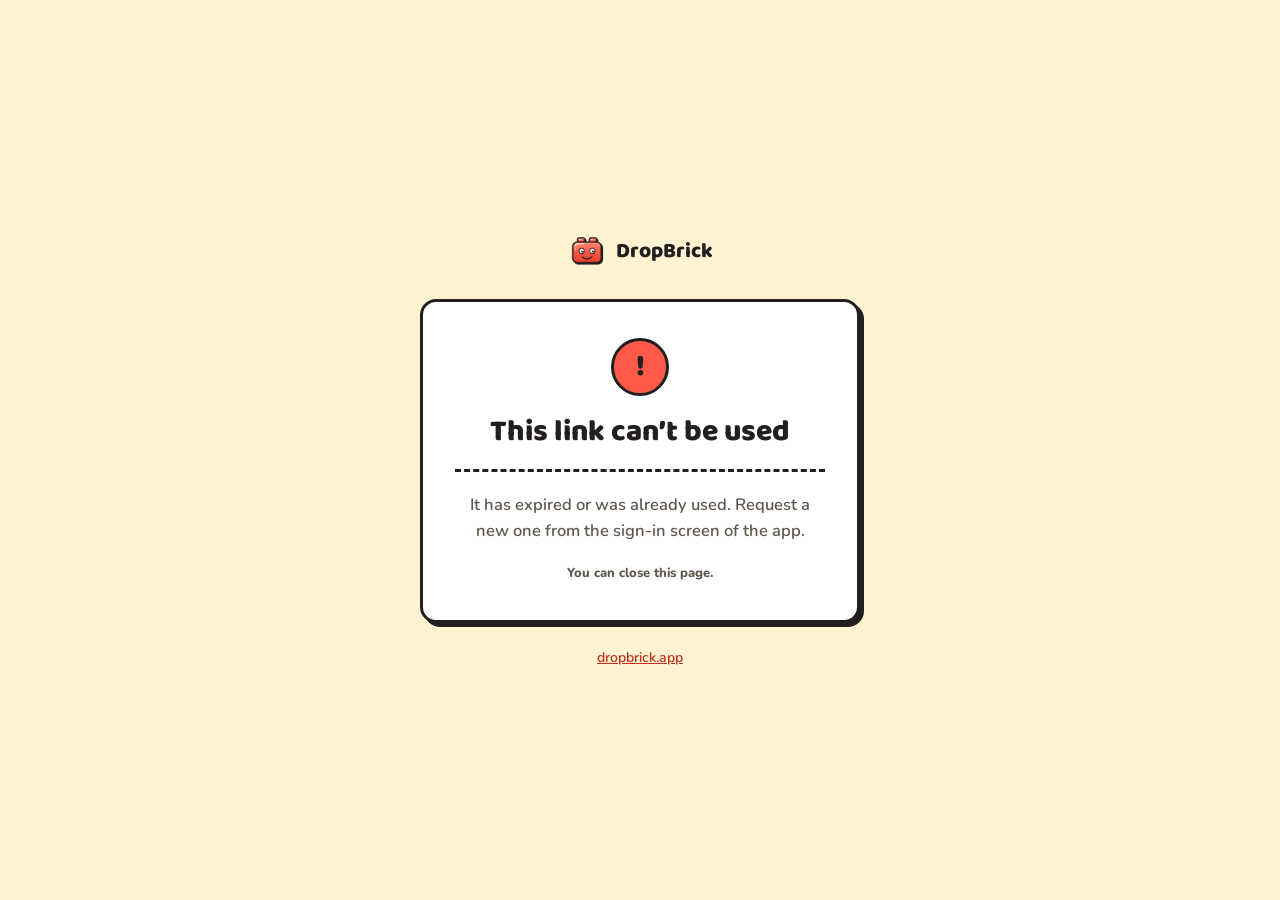
<file: reset.html>
<!doctype html>
<html lang="en">
<head>
<meta charset="utf-8">
<meta name="viewport" content="width=device-width, initial-scale=1">
<meta name="robots" content="noindex">
<meta name="referrer" content="no-referrer">
<title>DropBrick — Choose a new password</title>
<link rel="icon" type="image/png" href="/favicon.png">
<link rel="apple-touch-icon" href="/apple-touch-icon.png">
<link rel="stylesheet" href="/site.css">
<style>
  body {
    min-height: 100vh;
    display: flex;
    flex-direction: column;
    align-items: center;
    justify-content: center;
    padding: 24px 20px;
  }
  .brand { margin-bottom: 28px; }
  .brand img { width: 40px; height: 40px; }

  .card {
    width: 100%;
    max-width: 440px;
    padding: 36px 32px;
    text-align: center;
  }
  .badge {
    width: 58px; height: 58px; border-radius: 50%;
    margin: 0 auto 20px;
    display: flex; align-items: center; justify-content: center;
    background: var(--mint);
    color: var(--on-fill);
    border: 3px solid var(--ink);
    font-family: 'Baloo 2', sans-serif;
    font-size: 30px; font-weight: 800; line-height: 1;
  }
  .card.error .badge { background: var(--coral); }
  h1 { font-size: 30px; line-height: 1.1; margin: 0; }
  .rule { border-top: 3px dashed var(--ink); margin: 20px 0; }
  p { font-size: 16.5px; line-height: 1.6; color: var(--ink-soft); margin: 0; }
  .note { font-weight: 800; font-size: 13px; margin-top: 18px; }
  .home { margin-top: 24px; font-size: 14px; color: var(--ink-soft); }

  form { text-align: left; display: flex; flex-direction: column; gap: 6px; }
  label { font-size: 14px; font-weight: 800; margin-top: 10px; }
  .field { position: relative; }
  input {
    width: 100%;
    font: inherit;
    font-size: 16px;
    font-weight: 700;
    color: var(--ink);
    background: var(--bg);
    border: 3px solid var(--ink);
    border-radius: 12px;
    padding: 11px 74px 11px 12px;
  }
  input:focus-visible { outline: 3px solid var(--blue); outline-offset: 2px; }
  .toggle {
    position: absolute; right: 6px; top: 50%; transform: translateY(-50%);
    font: inherit; font-size: 13px; font-weight: 800;
    color: var(--ink-soft);
    background: none; border: none; cursor: pointer;
    padding: 8px;
  }
  .hint { font-size: 13px; color: var(--ink-soft); }
  .message { font-size: 14px; font-weight: 700; color: var(--error); min-height: 1.4em; }
  button.submit {
    margin-top: 10px;
    font: inherit; font-size: 16px; font-weight: 800;
    color: var(--on-fill);
    background: var(--coral);
    border: 3px solid var(--ink); border-radius: 14px;
    box-shadow: 4px 4px 0 var(--shadow);
    padding: 12px 20px;
    cursor: pointer;
  }
  button.submit:active:not(:disabled) { transform: translate(3px, 3px); box-shadow: 1px 1px 0 var(--shadow); }
  button.submit:disabled { opacity: 0.45; cursor: not-allowed; }
</style>
</head>
<body>

<a class="brand" href="/">
  <img class="brand-logo" src="/logo.png" alt="" width="40" height="40">
  <span class="brand-name">DropBrick</span>
</a>

<main class="card box" id="card">
  <!-- Checking the link -->
  <section id="loading">
    <h1 id="loading-title">Checking your link…</h1>
  </section>

  <!-- The link is good: choose a password -->
  <section id="form-view" hidden>
    <h1 id="form-title">Choose a new password</h1>
    <div class="rule"></div>
    <form id="form" novalidate>
      <label for="password" id="label-password">New password</label>
      <div class="field">
        <input id="password" type="password" autocomplete="new-password" autocapitalize="none" spellcheck="false">
        <button type="button" class="toggle" id="toggle-password">Show</button>
      </div>
      <span class="hint" id="hint">At least 8 characters.</span>

      <label for="confirm" id="label-confirm">Confirm password</label>
      <div class="field">
        <input id="confirm" type="password" autocomplete="new-password" autocapitalize="none" spellcheck="false">
        <button type="button" class="toggle" id="toggle-confirm">Show</button>
      </div>
      <span class="message" id="message" role="alert"></span>

      <button type="submit" class="submit" id="submit" disabled>Save password</button>
    </form>
  </section>

  <!-- Done -->
  <section id="done-view" hidden>
    <div class="badge" aria-hidden="true">&#10003;</div>
    <h1 id="done-title">Password updated</h1>
    <div class="rule"></div>
    <p id="done-body">Go back to the app and sign in with your new password.</p>
    <p class="note" id="done-note">You can close this page.</p>
  </section>

  <!-- The link can't be used -->
  <section id="invalid-view" hidden>
    <div class="badge" aria-hidden="true">!</div>
    <h1 id="invalid-title">This link can’t be used</h1>
    <div class="rule"></div>
    <p id="invalid-body">It has expired or was already used. Request a new one from the sign-in screen of the app.</p>
    <p class="note" id="invalid-note">You can close this page.</p>
  </section>
</main>

<p class="home"><a href="/">dropbrick.app</a></p>

<!-- supabase-js 2.116.0, served from this site (the same file jsDelivr gave, checked by its hash) so
     the page does not send the visitor to a third party. -->
<script src="/vendor/supabase-2.116.0.js"
        integrity="sha384-iLddHTLokph6Omwoyid4XKxHaWa6w41BnoEj0q5oOrzmYPpHIKt1wyjReA7s//pP"></script>
<script>
  // Where the "reset password" email lands. The email's button points here
  // with the one-time token in the #fragment (`#token_hash=…&type=recovery`).
  // A fragment is never sent to any server, and the page wipes it from the
  // address bar right away. Checking the token (verifyOtp) happens here in
  // the browser, not through a link that Supabase would consume — so mail
  // scanners that open links ahead of the person don't burn it.
  //
  // The URL and key below are the project's PUBLIC (anon) ones — the same
  // ones that ship inside the app; the data is protected by row security.
  var SUPABASE_URL = 'https://frusstjjhxtwgjeqdqcf.supabase.co';
  var SUPABASE_ANON_KEY = 'sb_publishable_xOO2j86uHQBHTuLtd7xsJg_8em1sZbo';
  var MIN_PASSWORD_LENGTH = 8; // keep in step with src/lib/auth.ts in the app

  var TEXT = {
    en: {
      loading: 'Checking your link…',
      formTitle: 'Choose a new password',
      labelPassword: 'New password',
      labelConfirm: 'Confirm password',
      hint: 'At least 8 characters.',
      show: 'Show', hide: 'Hide',
      submit: 'Save password', saving: 'Saving…',
      mismatch: 'The passwords don’t match.',
      weak: 'That password is too weak.',
      same: 'Choose a password different from your current one.',
      generic: 'Something went wrong. Try again.',
      doneTitle: 'Password updated',
      doneBody: 'Go back to the app and sign in with your new password.',
      note: 'You can close this page.',
      invalidTitle: 'This link can’t be used',
      invalidBody: 'It has expired or was already used. Request a new one from the sign-in screen of the app.'
    },
    ca: {
      loading: 'Comprovant l’enllaç…',
      formTitle: 'Tria una contrasenya nova',
      labelPassword: 'Contrasenya nova',
      labelConfirm: 'Confirma la contrasenya',
      hint: 'Mínim 8 caràcters.',
      show: 'Mostra', hide: 'Amaga',
      submit: 'Desar contrasenya', saving: 'Desant…',
      mismatch: 'Les contrasenyes no coincideixen.',
      weak: 'La contrasenya és massa feble.',
      same: 'Tria una contrasenya diferent de l’actual.',
      generic: 'Alguna cosa ha fallat. Torna-ho a provar.',
      doneTitle: 'Contrasenya actualitzada',
      doneBody: 'Torna a l’app i inicia sessió amb la contrasenya nova.',
      note: 'Ja pots tancar aquesta pàgina.',
      invalidTitle: 'Aquest enllaç no es pot fer servir',
      invalidBody: 'Ha caducat o ja s’ha utilitzat. Demana’n un de nou des de la pantalla d’inici de sessió de l’app.'
    },
    es: {
      loading: 'Comprobando el enlace…',
      formTitle: 'Elige una contraseña nueva',
      labelPassword: 'Contraseña nueva',
      labelConfirm: 'Confirma la contraseña',
      hint: 'Mínimo 8 caracteres.',
      show: 'Mostrar', hide: 'Ocultar',
      submit: 'Guardar contraseña', saving: 'Guardando…',
      mismatch: 'Las contraseñas no coinciden.',
      weak: 'La contraseña es demasiado débil.',
      same: 'Elige una contraseña diferente de la actual.',
      generic: 'Algo ha fallado. Inténtalo de nuevo.',
      doneTitle: 'Contraseña actualizada',
      doneBody: 'Vuelve a la app e inicia sesión con tu contraseña nueva.',
      note: 'Ya puedes cerrar esta página.',
      invalidTitle: 'Este enlace no se puede usar',
      invalidBody: 'Ha caducado o ya se ha usado. Pide uno nuevo desde la pantalla de inicio de sesión de la app.'
    }
  };

  var query = new URLSearchParams(location.search);
  // ?lang=ca|es|en overrides the browser language (handy for testing).
  var wanted = (query.get('lang') || navigator.language || 'en').slice(0, 2).toLowerCase();
  var lang = TEXT[wanted] ? wanted : 'en';
  var t = TEXT[lang];

  function $(id) { return document.getElementById(id); }
  function setText(id, value) { $(id).textContent = value; }

  document.documentElement.lang = lang;
  document.title = 'DropBrick — ' + t.formTitle;
  setText('loading-title', t.loading);
  setText('form-title', t.formTitle);
  setText('label-password', t.labelPassword);
  setText('label-confirm', t.labelConfirm);
  setText('hint', t.hint);
  setText('toggle-password', t.show);
  setText('toggle-confirm', t.show);
  setText('submit', t.submit);
  setText('done-title', t.doneTitle);
  setText('done-body', t.doneBody);
  setText('done-note', t.note);
  setText('invalid-title', t.invalidTitle);
  setText('invalid-body', t.invalidBody);
  setText('invalid-note', t.note);

  function show(view) {
    ['loading', 'form-view', 'done-view', 'invalid-view'].forEach(function (id) {
      $(id).hidden = id !== view;
    });
    $('card').classList.toggle('error', view === 'invalid-view');
    if (view === 'invalid-view') document.title = 'DropBrick — ' + t.invalidTitle;
    if (view === 'done-view') document.title = 'DropBrick — ' + t.doneTitle;
  }

  // Read the token, then wipe the fragment from the address bar.
  var hash = new URLSearchParams(location.hash.replace(/^#/, ''));
  history.replaceState(null, '', location.pathname);
  var tokenHash = hash.get('token_hash');
  var linkType = hash.get('type');

  var client = null;
  if (window.supabase && tokenHash && linkType === 'recovery' && !hash.has('error')) {
    // Nothing is stored: the session lives in memory for this page only.
    client = window.supabase.createClient(SUPABASE_URL, SUPABASE_ANON_KEY, {
      auth: { persistSession: false, autoRefreshToken: false, detectSessionInUrl: false }
    });
    client.auth.verifyOtp({ token_hash: tokenHash, type: 'recovery' }).then(function (result) {
      show(result.error ? 'invalid-view' : 'form-view');
    }, function () { show('invalid-view'); });
  } else {
    show('invalid-view');
  }

  var password = $('password');
  var confirmField = $('confirm');
  var submit = $('submit');
  var message = $('message');
  var saving = false;
  var serverError = ''; // what the server said about the last attempt; cleared on the next edit

  function update() {
    var mismatch = confirmField.value !== '' && password.value !== confirmField.value;
    message.textContent = mismatch ? t.mismatch : serverError;
    submit.disabled = saving || password.value.length < MIN_PASSWORD_LENGTH || password.value !== confirmField.value;
  }
  function onEdit() { serverError = ''; update(); }
  password.addEventListener('input', onEdit);
  confirmField.addEventListener('input', onEdit);

  function wireToggle(buttonId, field) {
    $(buttonId).addEventListener('click', function () {
      var reveal = field.type === 'password';
      field.type = reveal ? 'text' : 'password';
      setText(buttonId, reveal ? t.hide : t.show);
    });
  }
  wireToggle('toggle-password', password);
  wireToggle('toggle-confirm', confirmField);

  $('form').addEventListener('submit', function (event) {
    event.preventDefault();
    if (saving || submit.disabled || !client) return;
    saving = true;
    serverError = '';
    setText('submit', t.saving);
    update();
    client.auth.updateUser({ password: password.value }).then(function (result) {
      if (result.error) {
        var code = result.error.code;
        serverError = code === 'weak_password' ? t.weak : code === 'same_password' ? t.same : t.generic;
        return;
      }
      // Done: drop the in-memory session, nothing should stay signed in here.
      client.auth.signOut().catch(function () {});
      show('done-view');
    }, function () {
      serverError = t.generic;
    }).then(function () {
      saving = false;
      setText('submit', t.submit);
      update();
    });
  });
</script>

</body>
</html>
</file>
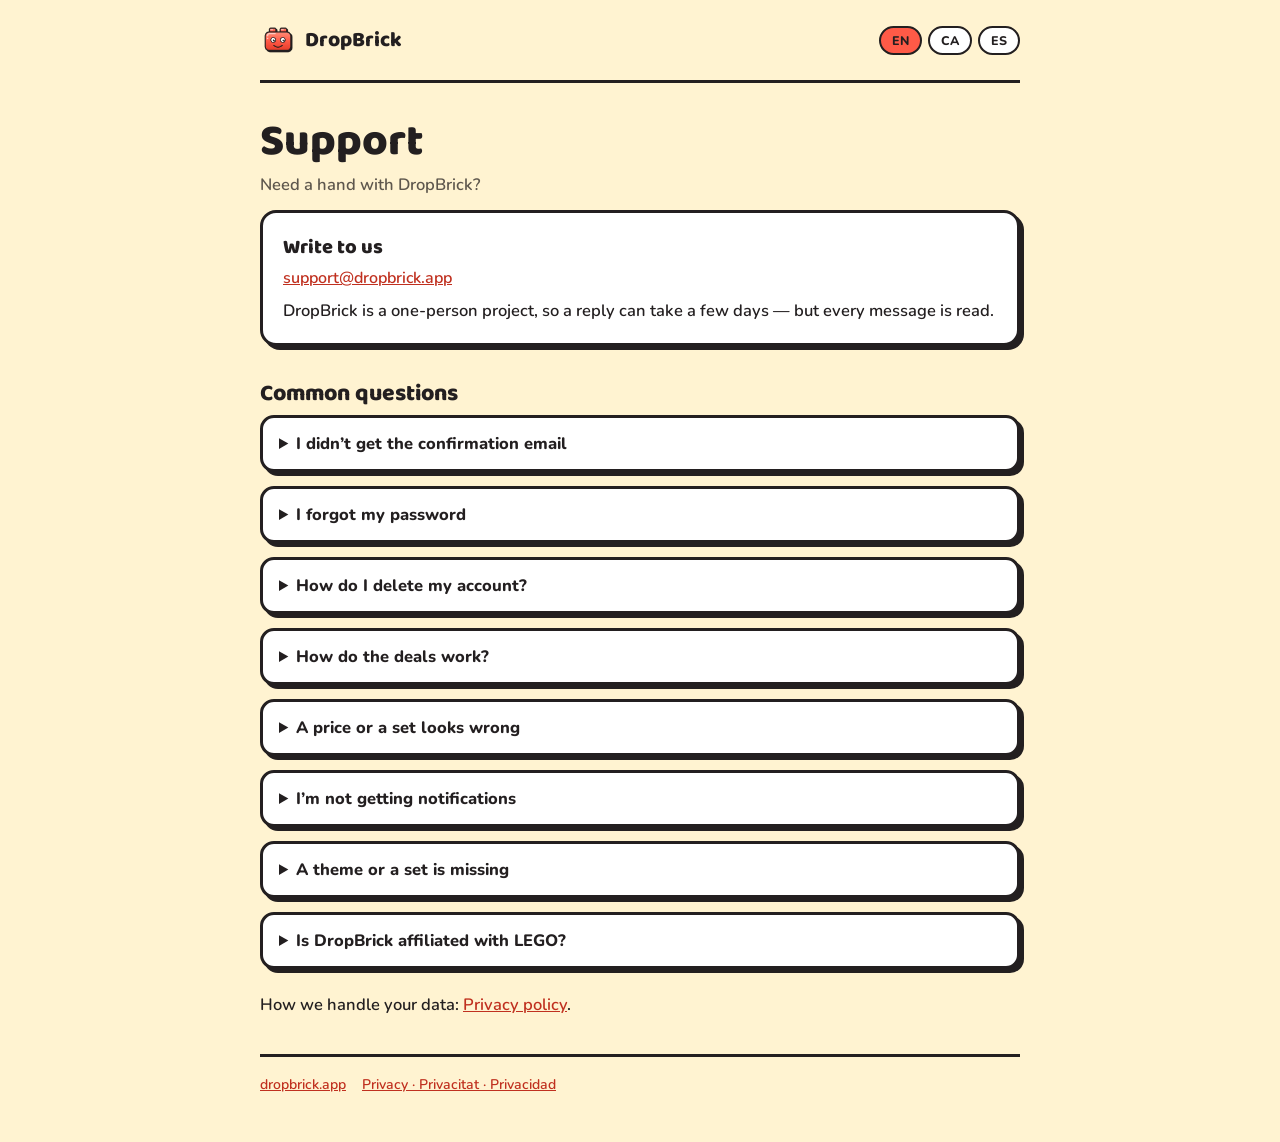
<file: support.html>
<!doctype html>
<html lang="en">
<head>
<meta charset="utf-8">
<meta name="viewport" content="width=device-width, initial-scale=1">
<!-- Kept out of search engines while the app is in development. REMOVE this
     line (on every page) when the app is ready for the stores. -->
<meta name="robots" content="noindex">
<title>DropBrick — Support</title>
<meta name="description" content="Help with DropBrick: contact, common questions, deleting your account.">
<link rel="icon" type="image/png" href="/favicon.png">
<link rel="apple-touch-icon" href="/apple-touch-icon.png">
<link rel="stylesheet" href="/site.css">
<link rel="stylesheet" href="/legal.css">
</head>
<body>

<header class="top">
  <a class="brand" href="/"><img src="/logo.png" alt="" width="34" height="34"><span>DropBrick</span></a>
  <nav class="langs" aria-label="Language">
    <a href="?lang=en" data-lang="en">EN</a>
    <a href="?lang=ca" data-lang="ca">CA</a>
    <a href="?lang=es" data-lang="es">ES</a>
  </nav>
</header>

<main>

<!-- ============================== ENGLISH ============================== -->
<article lang="en" data-lang="en" data-title="DropBrick — Support">
  <h1>Support</h1>
  <p class="lead">Need a hand with DropBrick?</p>
  <div class="contact">
    <strong>Write to us</strong>
    <a href="mailto:support@dropbrick.app">support@dropbrick.app</a>
    <p style="margin:8px 0 0">DropBrick is a one-person project, so a reply can take a few days &mdash; but every message is read.</p>
  </div>

  <h2>Common questions</h2>

  <details>
    <summary>I didn&rsquo;t get the confirmation email</summary>
    <div>
      <p>Check your spam folder. If it isn&rsquo;t there, go back to the sign-up screen and use &ldquo;Resend the email&rdquo; (you may have to wait a minute).</p>
      <p>If you used an address that already has an account, no new email is sent: sign in, or use &ldquo;Forgot your password?&rdquo;.</p>
    </div>
  </details>

  <details>
    <summary>I forgot my password</summary>
    <div>
      <p>On the sign-in screen tap &ldquo;Forgot your password?&rdquo;, enter your email and tap the button in the email we send you. It opens a page where you choose a new password (at least 8 characters). The link is valid for 1 hour.</p>
    </div>
  </details>

  <details>
    <summary>How do I delete my account?</summary>
    <div>
      <p>In the app: Profile &rarr; Delete account. It erases your account and everything linked to it. If you can&rsquo;t sign in, write to us from the address you registered with.</p>
    </div>
  </details>

  <details>
    <summary>How do the deals work?</summary>
    <div>
      <p>Deals only show products sold directly by the shop itself (never marketplace sellers), priced well below LEGO&rsquo;s official price, and they&rsquo;re refreshed every hour. Prices and stock can change at any moment: check the price, the seller and the shipping on the shop&rsquo;s page before you buy.</p>
    </div>
  </details>

  <details>
    <summary>A price or a set looks wrong</summary>
    <div>
      <p>Write to us with the set number and what you saw (a screenshot helps) and we&rsquo;ll look into it.</p>
    </div>
  </details>

  <details>
    <summary>I&rsquo;m not getting notifications</summary>
    <div>
      <p>Turn on deal alerts in Profile &rarr; Phone notifications, and check the quiet hours (&ldquo;Quiet at night&rdquo;).</p>
    </div>
  </details>

  <details>
    <summary>A theme or a set is missing</summary>
    <div>
      <p>Some themes that aren&rsquo;t about building (such as books, merchandise or electronic components) are left out on purpose. If you miss one, tell us from Profile &rarr; Contact or by email.</p>
    </div>
  </details>

  <details>
    <summary>Is DropBrick affiliated with LEGO?</summary>
    <div>
      <p>No. DropBrick is an independent, fan-made project, not affiliated with, endorsed or sponsored by the LEGO Group. LEGO&reg; is a trademark of the LEGO Group.</p>
    </div>
  </details>

  <p style="margin-top:22px">How we handle your data: <a href="/privacy?lang=en">Privacy policy</a>.</p>
</article>

<!-- ============================== CATALÀ ============================== -->
<article lang="ca" data-lang="ca" data-title="DropBrick — Suport">
  <h1>Suport</h1>
  <p class="lead">Necessites una m&agrave; amb DropBrick?</p>
  <div class="contact">
    <strong>Escriu-nos</strong>
    <a href="mailto:support@dropbrick.app">support@dropbrick.app</a>
    <p style="margin:8px 0 0">DropBrick &eacute;s un projecte d&rsquo;una sola persona, aix&iacute; que una resposta pot trigar uns dies, per&ograve; llegim tots els missatges.</p>
  </div>

  <h2>Preguntes freq&uuml;ents</h2>

  <details>
    <summary>No m&rsquo;ha arribat el correu de confirmaci&oacute;</summary>
    <div>
      <p>Mira la carpeta de correu brossa. Si no hi &eacute;s, torna a la pantalla de crear compte i fes servir &ldquo;Reenvia el correu&rdquo; (potser hauràs d&rsquo;esperar un minut).</p>
      <p>Si has fet servir una adre&ccedil;a que ja t&eacute; compte, no s&rsquo;envia cap correu nou: inicia sessi&oacute;, o fes servir &ldquo;Has oblidat la contrasenya?&rdquo;.</p>
    </div>
  </details>

  <details>
    <summary>He oblidat la contrasenya</summary>
    <div>
      <p>A la pantalla d&rsquo;inici de sessi&oacute; toca &ldquo;Has oblidat la contrasenya?&rdquo;, escriu el correu i toca el bot&oacute; del correu que t&rsquo;enviem. S&rsquo;obre una p&agrave;gina on trobar una contrasenya nova (m&iacute;nim 8 car&agrave;cters). L&rsquo;enlla&ccedil; &eacute;s v&agrave;lid durant 1 hora.</p>
    </div>
  </details>

  <details>
    <summary>Com esborro el meu compte?</summary>
    <div>
      <p>A l&rsquo;app: Perfil &rarr; Elimina el compte. S&rsquo;esborra el compte i tot el que hi est&agrave; vinculat. Si no pots iniciar sessi&oacute;, escriu-nos des de l&rsquo;adre&ccedil;a amb qu&egrave; et vas registrar.</p>
    </div>
  </details>

  <details>
    <summary>Com funcionen les ofertes?</summary>
    <div>
      <p>Les ofertes nom&eacute;s mostren productes que ven directament la mateixa botiga (mai venedors d&rsquo;un marketplace), amb un preu ben per sota del preu oficial de LEGO, i es revisen cada hora. Els preus i l&rsquo;estoc poden canviar en qualsevol moment: comprova el preu, qui ven el producte i l&rsquo;enviament a la fitxa de la botiga abans de comprar.</p>
    </div>
  </details>

  <details>
    <summary>Un preu o un set sembla incorrecte</summary>
    <div>
      <p>Escriu-nos amb el n&uacute;mero del set i el que has vist (una captura ajuda) i ho mirarem.</p>
    </div>
  </details>

  <details>
    <summary>No rebo notificacions</summary>
    <div>
      <p>Activa els avisos d&rsquo;ofertes a Perfil &rarr; Notificacions al m&ograve;bil i revisa el silenci de nit.</p>
    </div>
  </details>

  <details>
    <summary>Falta un tema o un set</summary>
    <div>
      <p>Alguns temes que no s&oacute;n per construir (com llibres, merxandatge o components electr&ograve;nics) s&rsquo;han deixat fora a prop&ograve;sit. Si en trobes a faltar algun, digues-ho a Perfil &rarr; Contacte o per correu.</p>
    </div>
  </details>

  <details>
    <summary>DropBrick t&eacute; relaci&oacute; amb LEGO?</summary>
    <div>
      <p>No. DropBrick &eacute;s un projecte independent fet per un aficionat, sense cap relaci&oacute;, aval ni patrocini del Grup LEGO. LEGO&reg; &eacute;s una marca del Grup LEGO.</p>
    </div>
  </details>

  <p style="margin-top:22px">Com tractem les teves dades: <a href="/privacy?lang=ca">Pol&iacute;tica de privacitat</a>.</p>
</article>

<!-- ============================== CASTELLANO ============================== -->
<article lang="es" data-lang="es" data-title="DropBrick — Soporte">
  <h1>Soporte</h1>
  <p class="lead">&iquest;Necesitas una mano con DropBrick?</p>
  <div class="contact">
    <strong>Escr&iacute;benos</strong>
    <a href="mailto:support@dropbrick.app">support@dropbrick.app</a>
    <p style="margin:8px 0 0">DropBrick es un proyecto de una sola persona, as&iacute; que una respuesta puede tardar unos d&iacute;as, pero leemos todos los mensajes.</p>
  </div>

  <h2>Preguntas frecuentes</h2>

  <details>
    <summary>No me ha llegado el correo de confirmaci&oacute;n</summary>
    <div>
      <p>Mira la carpeta de correo no deseado. Si no est&aacute;, vuelve a la pantalla de crear cuenta y usa &ldquo;Reenviar el correo&rdquo; (quiz&aacute; tengas que esperar un minuto).</p>
      <p>Si usaste una direcci&oacute;n que ya tiene cuenta, no se env&iacute;a ning&uacute;n correo nuevo: inicia sesi&oacute;n, o usa &ldquo;&iquest;Has olvidado la contrase&ntilde;a?&rdquo;.</p>
    </div>
  </details>

  <details>
    <summary>He olvidado la contrase&ntilde;a</summary>
    <div>
      <p>En la pantalla de inicio de sesi&oacute;n toca &ldquo;&iquest;Has olvidado la contrase&ntilde;a?&rdquo;, escribe tu correo y toca el bot&oacute;n del correo que te enviamos. Se abre una p&aacute;gina donde elegir una contrase&ntilde;a nueva (m&iacute;nimo 8 caracteres). El enlace es v&aacute;lido durante 1 hora.</p>
    </div>
  </details>

  <details>
    <summary>&iquest;C&oacute;mo borro mi cuenta?</summary>
    <div>
      <p>En la app: Perfil &rarr; Eliminar la cuenta. Se borran la cuenta y todo lo vinculado a ella. Si no puedes iniciar sesi&oacute;n, escr&iacute;benos desde la direcci&oacute;n con la que te registraste.</p>
    </div>
  </details>

  <details>
    <summary>&iquest;C&oacute;mo funcionan las ofertas?</summary>
    <div>
      <p>Las ofertas solo muestran productos que vende directamente la propia tienda (nunca vendedores de un marketplace), con un precio bien por debajo del precio oficial de LEGO, y se revisan cada hora. Los precios y el stock pueden cambiar en cualquier momento: comprueba el precio, qui&eacute;n vende el producto y el env&iacute;o en la ficha de la tienda antes de comprar.</p>
    </div>
  </details>

  <details>
    <summary>Un precio o un set parece incorrecto</summary>
    <div>
      <p>Escr&iacute;benos con el n&uacute;mero del set y lo que has visto (una captura ayuda) y lo miraremos.</p>
    </div>
  </details>

  <details>
    <summary>No recibo notificaciones</summary>
    <div>
      <p>Activa los avisos de ofertas en Perfil &rarr; Notificaciones en el m&oacute;vil y revisa el silencio nocturno.</p>
    </div>
  </details>

  <details>
    <summary>Falta un tema o un set</summary>
    <div>
      <p>Algunos temas que no son para construir (como libros, merchandising o componentes electr&oacute;nicos) se han dejado fuera a prop&oacute;sito. Si echas en falta alguno, d&iacute;noslo en Perfil &rarr; Contacto o por correo.</p>
    </div>
  </details>

  <details>
    <summary>&iquest;DropBrick tiene relaci&oacute;n con LEGO?</summary>
    <div>
      <p>No. DropBrick es un proyecto independiente hecho por un aficionado, sin ninguna relaci&oacute;n, aval ni patrocinio del Grupo LEGO. LEGO&reg; es una marca del Grupo LEGO.</p>
    </div>
  </details>

  <p style="margin-top:22px">C&oacute;mo tratamos tus datos: <a href="/privacy?lang=es">Pol&iacute;tica de privacidad</a>.</p>
</article>

</main>

<footer class="foot">
  <a href="/">dropbrick.app</a>
  <a href="/privacy">Privacy &middot; Privacitat &middot; Privacidad</a>
</footer>

<script>
  // Show one language. Without JavaScript all three stay visible, one after
  // the other. ?lang=ca|es|en overrides the browser language.
  var langs = ['en', 'ca', 'es'];
  var wanted = (new URLSearchParams(location.search).get('lang') || navigator.language || 'en').slice(0, 2).toLowerCase();
  var lang = langs.indexOf(wanted) >= 0 ? wanted : 'en';
  document.documentElement.lang = lang;
  Array.prototype.forEach.call(document.querySelectorAll('article[data-lang]'), function (a) {
    var on = a.getAttribute('data-lang') === lang;
    a.hidden = !on;
    if (on) document.title = a.getAttribute('data-title');
  });
  Array.prototype.forEach.call(document.querySelectorAll('.langs a'), function (a) {
    if (a.getAttribute('data-lang') === lang) a.setAttribute('aria-current', 'true');
  });
</script>
</body>
</html>
</file>
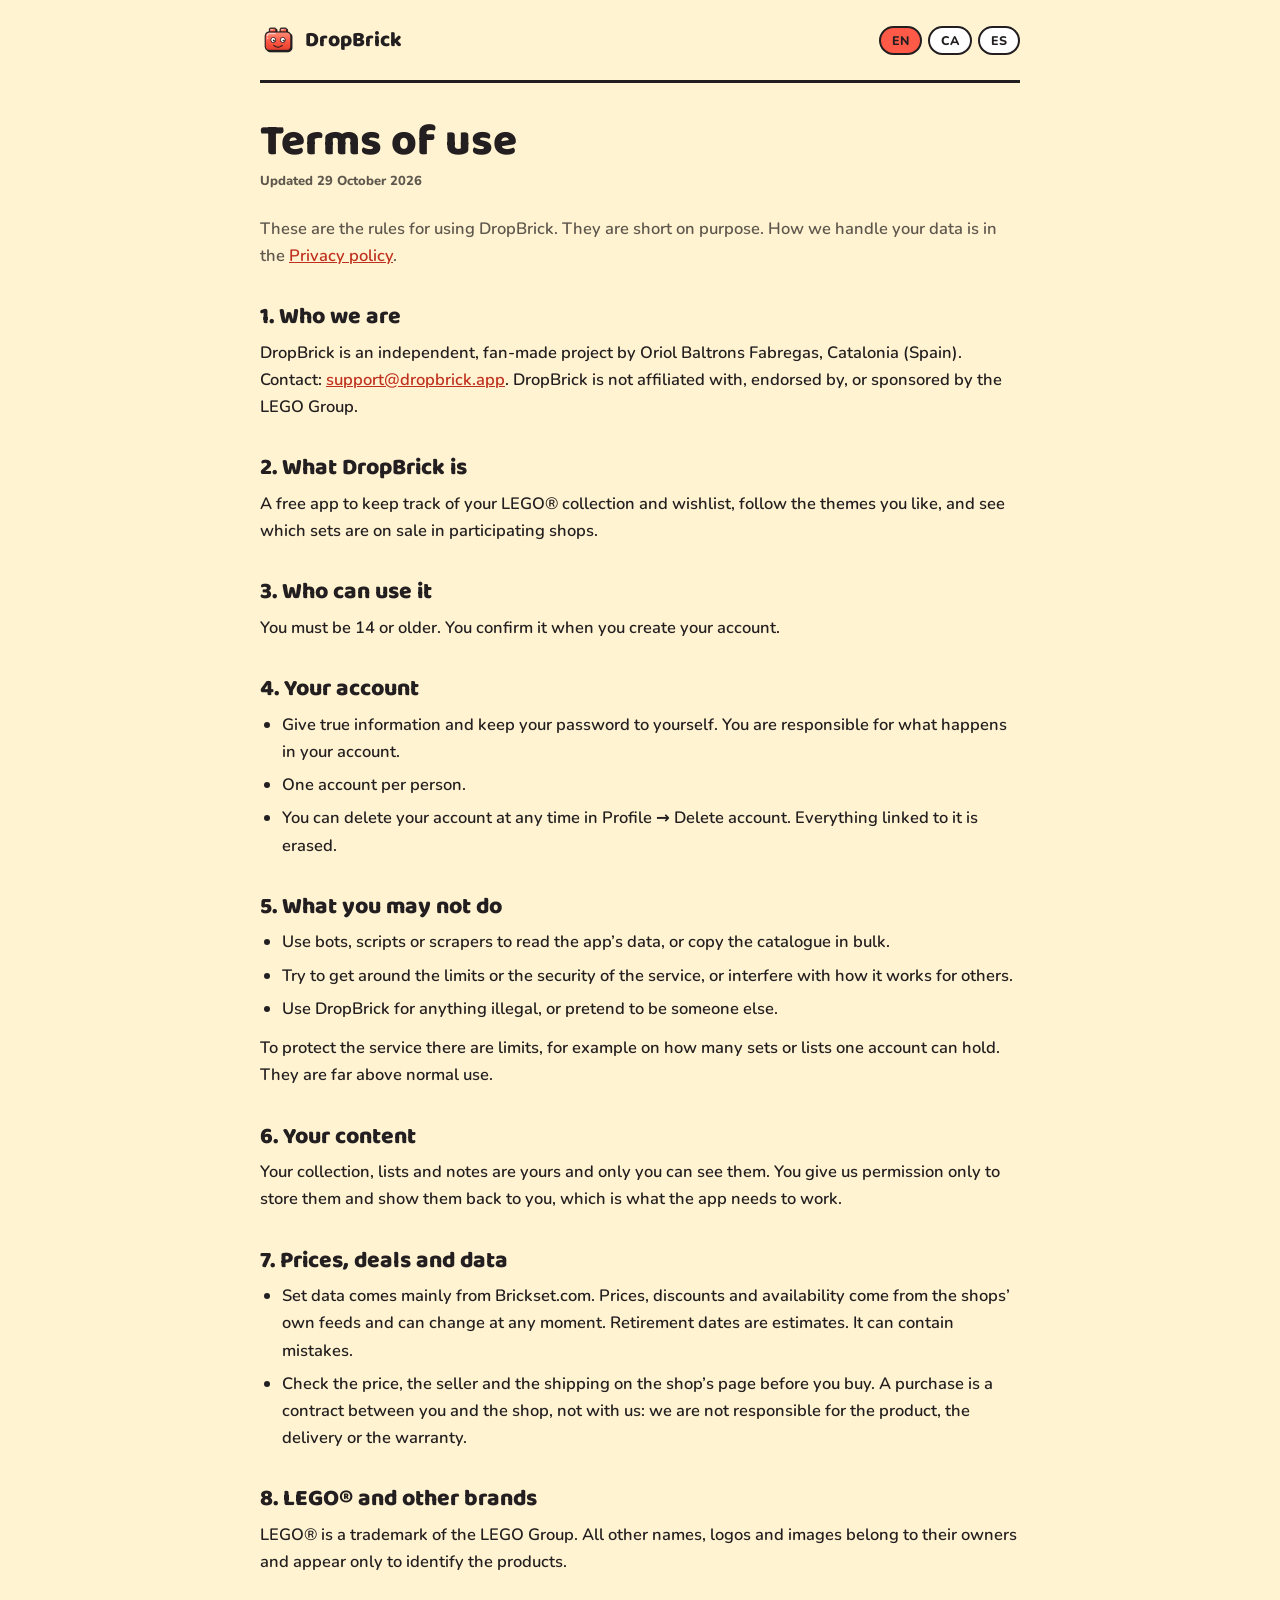
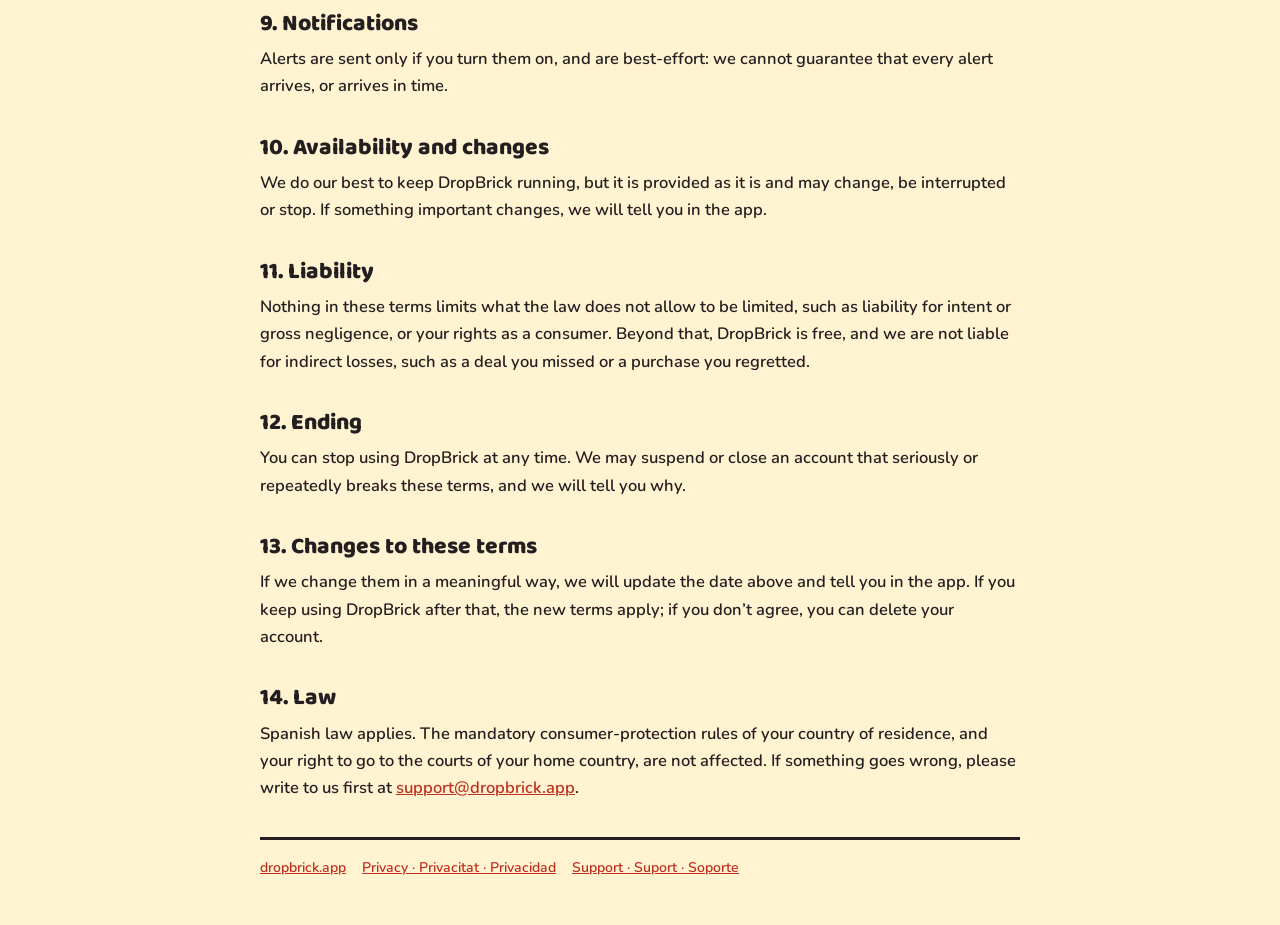
<file: terms.html>
<!doctype html>
<html lang="en">
<head>
<meta charset="utf-8">
<meta name="viewport" content="width=device-width, initial-scale=1">
<!-- Kept out of search engines while the app is in development. REMOVE this
     line (on every page) when the app is ready for the stores. -->
<meta name="robots" content="noindex">
<title>DropBrick — Terms of use</title>
<meta name="description" content="The rules for using DropBrick.">
<link rel="icon" type="image/png" href="/favicon.png">
<link rel="apple-touch-icon" href="/apple-touch-icon.png">
<link rel="stylesheet" href="/site.css">
<link rel="stylesheet" href="/legal.css">
</head>
<body>

<header class="top">
  <a class="brand" href="/"><img src="/logo.png" alt="" width="34" height="34"><span>DropBrick</span></a>
  <nav class="langs" aria-label="Language">
    <a href="?lang=en" data-lang="en">EN</a>
    <a href="?lang=ca" data-lang="ca">CA</a>
    <a href="?lang=es" data-lang="es">ES</a>
  </nav>
</header>

<main>

<!-- ============================== ENGLISH ============================== -->
<article lang="en" data-lang="en" data-title="DropBrick — Terms of use">
  <h1>Terms of use</h1>
  <p class="updated">Updated 29 October 2026</p>
  <p class="lead">These are the rules for using DropBrick. They are short on purpose. How we handle your data is in the <a href="/privacy">Privacy policy</a>.</p>

  <h2>1. Who we are</h2>
  <p>DropBrick is an independent, fan-made project by Oriol Baltrons Fabregas, Catalonia (Spain). Contact: <a href="mailto:support@dropbrick.app">support@dropbrick.app</a>. DropBrick is not affiliated with, endorsed by, or sponsored by the LEGO Group.</p>

  <h2>2. What DropBrick is</h2>
  <p>A free app to keep track of your LEGO&reg; collection and wishlist, follow the themes you like, and see which sets are on sale in participating shops.</p>

  <h2>3. Who can use it</h2>
  <p>You must be 14 or older. You confirm it when you create your account.</p>

  <h2>4. Your account</h2>
  <ul>
    <li>Give true information and keep your password to yourself. You are responsible for what happens in your account.</li>
    <li>One account per person.</li>
    <li>You can delete your account at any time in Profile &rarr; Delete account. Everything linked to it is erased.</li>
  </ul>

  <h2>5. What you may not do</h2>
  <ul>
    <li>Use bots, scripts or scrapers to read the app&rsquo;s data, or copy the catalogue in bulk.</li>
    <li>Try to get around the limits or the security of the service, or interfere with how it works for others.</li>
    <li>Use DropBrick for anything illegal, or pretend to be someone else.</li>
  </ul>
  <p>To protect the service there are limits, for example on how many sets or lists one account can hold. They are far above normal use.</p>

  <h2>6. Your content</h2>
  <p>Your collection, lists and notes are yours and only you can see them. You give us permission only to store them and show them back to you, which is what the app needs to work.</p>

  <h2>7. Prices, deals and data</h2>
  <ul>
    <li>Set data comes mainly from Brickset.com. Prices, discounts and availability come from the shops&rsquo; own feeds and can change at any moment. Retirement dates are estimates. It can contain mistakes.</li>
    <li>Check the price, the seller and the shipping on the shop&rsquo;s page before you buy. A purchase is a contract between you and the shop, not with us: we are not responsible for the product, the delivery or the warranty.</li>
  </ul>

  <h2>8. LEGO&reg; and other brands</h2>
  <p>LEGO&reg; is a trademark of the LEGO Group. All other names, logos and images belong to their owners and appear only to identify the products.</p>

  <h2>9. Notifications</h2>
  <p>Alerts are sent only if you turn them on, and are best-effort: we cannot guarantee that every alert arrives, or arrives in time.</p>

  <h2>10. Availability and changes</h2>
  <p>We do our best to keep DropBrick running, but it is provided as it is and may change, be interrupted or stop. If something important changes, we will tell you in the app.</p>

  <h2>11. Liability</h2>
  <p>Nothing in these terms limits what the law does not allow to be limited, such as liability for intent or gross negligence, or your rights as a consumer. Beyond that, DropBrick is free, and we are not liable for indirect losses, such as a deal you missed or a purchase you regretted.</p>

  <h2>12. Ending</h2>
  <p>You can stop using DropBrick at any time. We may suspend or close an account that seriously or repeatedly breaks these terms, and we will tell you why.</p>

  <h2>13. Changes to these terms</h2>
  <p>If we change them in a meaningful way, we will update the date above and tell you in the app. If you keep using DropBrick after that, the new terms apply; if you don&rsquo;t agree, you can delete your account.</p>

  <h2>14. Law</h2>
  <p>Spanish law applies. The mandatory consumer-protection rules of your country of residence, and your right to go to the courts of your home country, are not affected. If something goes wrong, please write to us first at <a href="mailto:support@dropbrick.app">support@dropbrick.app</a>.</p>
</article>

<!-- ============================== CATALÀ ============================== -->
<article lang="ca" data-lang="ca" data-title="DropBrick — Condicions d’ús">
  <h1>Condicions d’ús</h1>
  <p class="updated">Actualitzades el 29 d’octubre de 2026</p>
  <p class="lead">Aquestes són les regles per fer servir DropBrick. Són curtes a propòsit. Com tractem les teves dades és a la <a href="/privacy">Política de privacitat</a>.</p>

  <h2>1. Qui som</h2>
  <p>DropBrick és un projecte independent fet per un aficionat, Oriol Baltrons Fabregas, Catalunya (Espanya). Contacte: <a href="mailto:support@dropbrick.app">support@dropbrick.app</a>. DropBrick no està afiliat, avalat ni patrocinat pel Grup LEGO.</p>

  <h2>2. Què és DropBrick</h2>
  <p>Una app gratuïta per seguir la teva col·lecció LEGO® i la teva wishlist, seguir els temes que t’agraden i veure quins sets estan en oferta a les botigues participants.</p>

  <h2>3. Qui la pot fer servir</h2>
  <p>Has de tenir 14 anys o més. Ho confirmes quan crees el compte.</p>

  <h2>4. El teu compte</h2>
  <ul>
    <li>Dóna informació certa i no comparteixis la contrasenya. Ets responsable del que passi al teu compte.</li>
    <li>Un compte per persona.</li>
    <li>Pots esborrar el compte en qualsevol moment a Perfil → Elimina el compte. S’esborra tot el que hi està vinculat.</li>
  </ul>

  <h2>5. Què no pots fer</h2>
  <ul>
    <li>Fer servir bots, scripts o eines de rastreig per llegir les dades de l’app, o copiar el catàleg en massa.</li>
    <li>Intentar saltar-te els límits o la seguretat del servei, o interferir en com funciona per als altres.</li>
    <li>Fer servir DropBrick per a res il·legal, ni fer-te passar per una altra persona.</li>
  </ul>
  <p>Per protegir el servei hi ha límits, per exemple de quants sets o llistes pot tenir un compte. Són molt per sobre d’un ús normal.</p>

  <h2>6. El teu contingut</h2>
  <p>La teva col·lecció, les llistes i les notes són teves i només les pots veure tu. Ens dónes permís només per desar-les i tornar-te-les a mostrar, que és el que l’app necessita per funcionar.</p>

  <h2>7. Preus, ofertes i dades</h2>
  <ul>
    <li>Les dades dels sets vénen principalment de Brickset.com. Els preus, els descomptes i la disponibilitat vénen dels feeds de les mateixes botigues i poden canviar en qualsevol moment. Les dates de retirada són estimades. Pot haver-hi errors.</li>
    <li>Comprova el preu, qui ven el producte i l’enviament a la fitxa de la botiga abans de comprar. Una compra és un contracte entre tu i la botiga, no amb nosaltres: no som responsables del producte, de l’entrega ni de la garantia.</li>
  </ul>

  <h2>8. LEGO® i altres marques</h2>
  <p>LEGO® és una marca registrada del Grup LEGO. Tots els altres noms, logotips i imatges són dels seus propietaris i només hi apareixen per identificar els productes.</p>

  <h2>9. Notificacions</h2>
  <p>Els avisos només s’envien si els actives, i s’envien amb el millor esforç: no podem garantir que tots arribin, ni que arribin a temps.</p>

  <h2>10. Disponibilitat i canvis</h2>
  <p>Fem tot el possible perquè DropBrick funcioni, però s’ofereix tal com és i pot canviar, interrompre’s o deixar d’existir. Si canvia alguna cosa important, t’ho direm a l’app.</p>

  <h2>11. Responsabilitat</h2>
  <p>Res d’aquestes condicions limita allò que la llei no permet limitar, com la responsabilitat per dol o negligència greu, ni els teus drets com a consumidor. A part d’això, DropBrick és gratuïta i no responem de pèrdues indirectes, com una oferta que t’hagis deixat perdre o una compra de la qual et penedeixis.</p>

  <h2>12. Acabar</h2>
  <p>Pots deixar de fer servir DropBrick quan vulguis. Podem suspendre o tancar un compte que incompleixi aquestes condicions de manera greu o repetida, i t’explicarem per què.</p>

  <h2>13. Canvis en aquestes condicions</h2>
  <p>Si les canviem de manera significativa, n’actualitzarem la data i t’ho direm a l’app. Si continues fent servir DropBrick després, s’apliquen les noves condicions; si no hi estàs d’acord, pots esborrar el compte.</p>

  <h2>14. Llei</h2>
  <p>S’aplica la llei espanyola. Les normes imperatives de protecció del consumidor del teu país de residència i el dret d’anar als tribunals del teu domicili no es veuen afectats. Si alguna cosa va malament, escriu-nos primer a <a href="mailto:support@dropbrick.app">support@dropbrick.app</a>.</p>
</article>

<!-- ============================== CASTELLANO ============================== -->
<article lang="es" data-lang="es" data-title="DropBrick — Condiciones de uso">
  <h1>Condiciones de uso</h1>
  <p class="updated">Actualizadas el 29 de octubre de 2026</p>
  <p class="lead">Estas son las reglas para usar DropBrick. Son cortas a propósito. Cómo tratamos tus datos está en la <a href="/privacy">Política de privacidad</a>.</p>

  <h2>1. Quiénes somos</h2>
  <p>DropBrick es un proyecto independiente hecho por un aficionado, Oriol Baltrons Fabregas, Cataluña (España). Contacto: <a href="mailto:support@dropbrick.app">support@dropbrick.app</a>. DropBrick no está afiliado, avalado ni patrocinado por el Grupo LEGO.</p>

  <h2>2. Qué es DropBrick</h2>
  <p>Una app gratuita para seguir tu colección LEGO® y tu wishlist, seguir los temas que te gustan y ver qué sets están de oferta en las tiendas participantes.</p>

  <h2>3. Quién puede usarla</h2>
  <p>Debes tener 14 años o más. Lo confirmas al crear tu cuenta.</p>

  <h2>4. Tu cuenta</h2>
  <ul>
    <li>Da información veraz y no compartas tu contraseña. Eres responsable de lo que pase en tu cuenta.</li>
    <li>Una cuenta por persona.</li>
    <li>Puedes borrar tu cuenta en cualquier momento en Perfil → Eliminar la cuenta. Se borra todo lo vinculado a ella.</li>
  </ul>

  <h2>5. Qué no puedes hacer</h2>
  <ul>
    <li>Usar bots, scripts o herramientas de rastreo para leer los datos de la app, o copiar el catálogo en masa.</li>
    <li>Intentar saltarte los límites o la seguridad del servicio, o interferir en cómo funciona para los demás.</li>
    <li>Usar DropBrick para algo ilegal, ni hacerte pasar por otra persona.</li>
  </ul>
  <p>Para proteger el servicio hay límites, por ejemplo de cuántos sets o listas puede tener una cuenta. Están muy por encima de un uso normal.</p>

  <h2>6. Tu contenido</h2>
  <p>Tu colección, las listas y las notas son tuyas y solo las puedes ver tú. Nos das permiso únicamente para guardarlas y volver a mostrártelas, que es lo que la app necesita para funcionar.</p>

  <h2>7. Precios, ofertas y datos</h2>
  <ul>
    <li>Los datos de los sets vienen principalmente de Brickset.com. Los precios, los descuentos y la disponibilidad vienen de los feeds de las propias tiendas y pueden cambiar en cualquier momento. Las fechas de retirada son estimadas. Puede haber errores.</li>
    <li>Comprueba el precio, quién vende el producto y el envío en la ficha de la tienda antes de comprar. Una compra es un contrato entre tú y la tienda, no con nosotros: no somos responsables del producto, de la entrega ni de la garantía.</li>
  </ul>

  <h2>8. LEGO® y otras marcas</h2>
  <p>LEGO® es una marca registrada del Grupo LEGO. Todos los demás nombres, logotipos e imágenes son de sus propietarios y aparecen solo para identificar los productos.</p>

  <h2>9. Notificaciones</h2>
  <p>Los avisos solo se envían si los activas, y se envían con el mejor esfuerzo: no podemos garantizar que todos lleguen, ni que lleguen a tiempo.</p>

  <h2>10. Disponibilidad y cambios</h2>
  <p>Hacemos todo lo posible para que DropBrick funcione, pero se ofrece tal cual y puede cambiar, interrumpirse o dejar de existir. Si cambia algo importante, te lo diremos en la app.</p>

  <h2>11. Responsabilidad</h2>
  <p>Nada de estas condiciones limita lo que la ley no permite limitar, como la responsabilidad por dolo o negligencia grave, ni tus derechos como consumidor. Aparte de eso, DropBrick es gratuita y no respondemos de pérdidas indirectas, como una oferta que se te haya escapado o una compra de la que te arrepientas.</p>

  <h2>12. Terminar</h2>
  <p>Puedes dejar de usar DropBrick cuando quieras. Podemos suspender o cerrar una cuenta que incumpla estas condiciones de forma grave o repetida, y te explicaremos por qué.</p>

  <h2>13. Cambios en estas condiciones</h2>
  <p>Si las cambiamos de forma significativa, actualizaremos la fecha y te lo diremos en la app. Si sigues usando DropBrick después, se aplican las nuevas condiciones; si no estás de acuerdo, puedes borrar tu cuenta.</p>

  <h2>14. Ley</h2>
  <p>Se aplica la ley española. Las normas imperativas de protección del consumidor de tu país de residencia y el derecho a acudir a los tribunales de tu domicilio no se ven afectados. Si algo va mal, escríbenos primero a <a href="mailto:support@dropbrick.app">support@dropbrick.app</a>.</p>
</article>

</main>

<footer class="foot">
  <a href="/">dropbrick.app</a>
  <a href="/privacy">Privacy &middot; Privacitat &middot; Privacidad</a>
  <a href="/support">Support &middot; Suport &middot; Soporte</a>
</footer>

<script>
  // Show one language. Without JavaScript all three stay visible, one after
  // the other. ?lang=ca|es|en overrides the browser language.
  var langs = ['en', 'ca', 'es'];
  var wanted = (new URLSearchParams(location.search).get('lang') || navigator.language || 'en').slice(0, 2).toLowerCase();
  var lang = langs.indexOf(wanted) >= 0 ? wanted : 'en';
  document.documentElement.lang = lang;
  Array.prototype.forEach.call(document.querySelectorAll('article[data-lang]'), function (a) {
    var on = a.getAttribute('data-lang') === lang;
    a.hidden = !on;
    if (on) document.title = a.getAttribute('data-title');
  });
  Array.prototype.forEach.call(document.querySelectorAll('.langs a'), function (a) {
    if (a.getAttribute('data-lang') === lang) a.setAttribute('aria-current', 'true');
  });
</script>
</body>
</html>
</file>
<file: site.css>
/* Shared by every page of the site. The same "Joguina viva + La caixa forta" identity as the app
   (src/constants/theme.ts): warm cream paper, thick ink outlines, hard offset shadows, bright
   fills, in a light and a dark mode. Coloured fills carry INK text, never white; a coloured word
   uses the deeper text variant (--coral-text). */
/* Fonts served from this site (Baloo 2 and Nunito, SIL Open Font License 1.1), so visitors are
   not sent to Google to read them. Only the latin and latin-ext parts: enough for Catalan,
   Spanish and English. */
@font-face {
  font-family: 'Baloo 2';
  font-style: normal;
  font-weight: 600;
  font-display: swap;
  src: url('/fonts/baloo2-600-latin-ext.woff2') format('woff2');
  unicode-range: U+0100-02BA, U+02BD-02C5, U+02C7-02CC, U+02CE-02D7, U+02DD-02FF, U+0304, U+0308, U+0329, U+1D00-1DBF, U+1E00-1E9F, U+1EF2-1EFF, U+2020, U+20A0-20AB, U+20AD-20C4, U+2113, U+2C60-2C7F, U+A720-A7FF;
}
@font-face {
  font-family: 'Baloo 2';
  font-style: normal;
  font-weight: 600;
  font-display: swap;
  src: url('/fonts/baloo2-600-latin.woff2') format('woff2');
  unicode-range: U+0000-00FF, U+0131, U+0152-0153, U+02BB-02BC, U+02C6, U+02DA, U+02DC, U+0304, U+0308, U+0329, U+2000-206F, U+20AC, U+2122, U+2191, U+2193, U+2212, U+2215, U+FEFF, U+FFFD;
}
@font-face {
  font-family: 'Baloo 2';
  font-style: normal;
  font-weight: 800;
  font-display: swap;
  src: url('/fonts/baloo2-800-latin-ext.woff2') format('woff2');
  unicode-range: U+0100-02BA, U+02BD-02C5, U+02C7-02CC, U+02CE-02D7, U+02DD-02FF, U+0304, U+0308, U+0329, U+1D00-1DBF, U+1E00-1E9F, U+1EF2-1EFF, U+2020, U+20A0-20AB, U+20AD-20C4, U+2113, U+2C60-2C7F, U+A720-A7FF;
}
@font-face {
  font-family: 'Baloo 2';
  font-style: normal;
  font-weight: 800;
  font-display: swap;
  src: url('/fonts/baloo2-800-latin.woff2') format('woff2');
  unicode-range: U+0000-00FF, U+0131, U+0152-0153, U+02BB-02BC, U+02C6, U+02DA, U+02DC, U+0304, U+0308, U+0329, U+2000-206F, U+20AC, U+2122, U+2191, U+2193, U+2212, U+2215, U+FEFF, U+FFFD;
}
@font-face {
  font-family: 'Nunito';
  font-style: normal;
  font-weight: 600;
  font-display: swap;
  src: url('/fonts/nunito-600-latin-ext.woff2') format('woff2');
  unicode-range: U+0100-02BA, U+02BD-02C5, U+02C7-02CC, U+02CE-02D7, U+02DD-02FF, U+0304, U+0308, U+0329, U+1D00-1DBF, U+1E00-1E9F, U+1EF2-1EFF, U+2020, U+20A0-20AB, U+20AD-20C4, U+2113, U+2C60-2C7F, U+A720-A7FF;
}
@font-face {
  font-family: 'Nunito';
  font-style: normal;
  font-weight: 600;
  font-display: swap;
  src: url('/fonts/nunito-600-latin.woff2') format('woff2');
  unicode-range: U+0000-00FF, U+0131, U+0152-0153, U+02BB-02BC, U+02C6, U+02DA, U+02DC, U+0304, U+0308, U+0329, U+2000-206F, U+20AC, U+2122, U+2191, U+2193, U+2212, U+2215, U+FEFF, U+FFFD;
}
@font-face {
  font-family: 'Nunito';
  font-style: normal;
  font-weight: 700;
  font-display: swap;
  src: url('/fonts/nunito-700-latin-ext.woff2') format('woff2');
  unicode-range: U+0100-02BA, U+02BD-02C5, U+02C7-02CC, U+02CE-02D7, U+02DD-02FF, U+0304, U+0308, U+0329, U+1D00-1DBF, U+1E00-1E9F, U+1EF2-1EFF, U+2020, U+20A0-20AB, U+20AD-20C4, U+2113, U+2C60-2C7F, U+A720-A7FF;
}
@font-face {
  font-family: 'Nunito';
  font-style: normal;
  font-weight: 700;
  font-display: swap;
  src: url('/fonts/nunito-700-latin.woff2') format('woff2');
  unicode-range: U+0000-00FF, U+0131, U+0152-0153, U+02BB-02BC, U+02C6, U+02DA, U+02DC, U+0304, U+0308, U+0329, U+2000-206F, U+20AC, U+2122, U+2191, U+2193, U+2212, U+2215, U+FEFF, U+FFFD;
}
@font-face {
  font-family: 'Nunito';
  font-style: normal;
  font-weight: 800;
  font-display: swap;
  src: url('/fonts/nunito-800-latin-ext.woff2') format('woff2');
  unicode-range: U+0100-02BA, U+02BD-02C5, U+02C7-02CC, U+02CE-02D7, U+02DD-02FF, U+0304, U+0308, U+0329, U+1D00-1DBF, U+1E00-1E9F, U+1EF2-1EFF, U+2020, U+20A0-20AB, U+20AD-20C4, U+2113, U+2C60-2C7F, U+A720-A7FF;
}
@font-face {
  font-family: 'Nunito';
  font-style: normal;
  font-weight: 800;
  font-display: swap;
  src: url('/fonts/nunito-800-latin.woff2') format('woff2');
  unicode-range: U+0000-00FF, U+0131, U+0152-0153, U+02BB-02BC, U+02C6, U+02DA, U+02DC, U+0304, U+0308, U+0329, U+2000-206F, U+20AC, U+2122, U+2191, U+2193, U+2212, U+2215, U+FEFF, U+FFFD;
}

:root {
  --bg: #FFF3D1;
  --surface: #FFFFFF;
  --element: #F5E6B8;
  --ink: #231F20;
  --ink-soft: #5E574D;
  --line: #E6D6A2;
  --shadow: #231F20;
  --coral: #FF5A47;
  --coral-text: #C0301F;
  --gold: #FFC72C;
  --blue: #2558E0;
  --on-blue: #FFFFFF;
  --mint: #17B26A;
  --lila: #8B5CF6;
  --on-fill: #231F20;
  --error: #C42318;
  --tile-1: #CFE0FF;
  --tile-2: #E3D5FF;
  --tile-3: #FFD9D2;
  --tile-4: #D4F3E2;
}

@media (prefers-color-scheme: dark) {
  :root:not([data-theme="light"]) {
    --bg: #15121C;
    --surface: #211C2B;
    --element: #2A2438;
    --ink: #F4EEE3;
    --ink-soft: #A59DB5;
    --line: #342D45;
    --shadow: #000000;
    --coral: #FF6B57;
    --coral-text: #FF6B57;
    --gold: #FFD23F;
    --blue: #5B8CFF;
    --on-blue: #15121C;
    --mint: #3DDC97;
    --lila: #A98BFF;
    --on-fill: #15121C;
    --error: #F97066;
    --tile-1: #23304F;
    --tile-2: #33284F;
    --tile-3: #4F2A2A;
    --tile-4: #1D4A36;
  }
}

* { box-sizing: border-box; }
html { color-scheme: light dark; }
body {
  background: var(--bg);
  color: var(--ink);
  font-family: 'Nunito', system-ui, sans-serif;
  font-weight: 600;
  margin: 0;
}
img { max-width: 100%; }
h1, h2, h3 { font-family: 'Baloo 2', 'Nunito', system-ui, sans-serif; font-weight: 800; text-wrap: balance; margin: 0; }
a { color: var(--coral-text); }
:focus-visible { outline: 3px solid var(--blue); outline-offset: 2px; }
[hidden] { display: none !important; }

/* A toy-box surface: ink outline over a hard, unblurred shadow. */
.box {
  background: var(--surface);
  border: 3px solid var(--ink);
  border-radius: 16px;
  box-shadow: 4px 4px 0 var(--shadow);
}

/* A little label, like the app's stickers. */
.sticker {
  display: inline-block;
  font-weight: 800;
  font-size: 12.5px;
  letter-spacing: 0.06em;
  text-transform: uppercase;
  color: var(--on-fill);
  background: var(--gold);
  border: 2px solid var(--ink);
  border-radius: 999px;
  padding: 4px 11px;
}

.brand { display: flex; align-items: center; gap: 9px; text-decoration: none; color: var(--ink); }
.brand img { width: 36px; height: 36px; flex: none; }
.brand span { font-family: 'Baloo 2', 'Nunito', sans-serif; font-weight: 800; font-size: 21px; }

.langs { display: flex; gap: 6px; }
.langs a {
  font-weight: 800;
  font-size: 12.5px;
  color: var(--ink);
  text-decoration: none;
  background: var(--surface);
  border: 2px solid var(--ink);
  padding: 4px 11px;
  border-radius: 999px;
}
.langs a[aria-current="true"] { color: var(--on-fill); background: var(--coral); }
</file>
<file: legal.css>
/* Shared by privacy.html and support.html, on top of site.css (same identity as the app and the
   landing page). */

body { padding: 0 20px 48px; }

.top, main, .foot { max-width: 760px; margin-inline: auto; }

.top {
  display: flex;
  align-items: center;
  justify-content: space-between;
  gap: 12px;
  flex-wrap: wrap;
  padding-block: 22px;
  border-bottom: 3px solid var(--ink);
}

main { padding-block: 36px 24px; }
h1 {
  font-size: clamp(32px, 5vw, 44px);
  line-height: 1.05;
  margin: 0 0 6px;
}
h2 {
  font-size: 23px;
  line-height: 1.2;
  margin: 34px 0 8px;
}
.updated {
  font-weight: 800;
  font-size: 13px;
  color: var(--ink-soft);
  margin: 0 0 22px;
}
p, li { font-size: 16.5px; line-height: 1.65; }
p { margin: 0 0 12px; }
ul { margin: 0 0 12px; padding-left: 22px; }
li { margin-bottom: 6px; }
.lead { color: var(--ink-soft); }

table {
  width: 100%;
  border-collapse: separate;
  border-spacing: 0;
  margin: 12px 0 16px;
  font-size: 15px;
  line-height: 1.55;
  border: 3px solid var(--ink);
  border-radius: 14px;
  overflow: hidden;
  background: var(--surface);
  box-shadow: 4px 4px 0 var(--shadow);
}
th, td { text-align: left; vertical-align: top; padding: 10px 12px; border-bottom: 1px solid var(--line); }
th {
  font-size: 12.5px;
  font-weight: 800;
  letter-spacing: 0.06em;
  text-transform: uppercase;
  background: var(--element);
}
tr:last-child td { border-bottom: none; }

details {
  background: var(--surface);
  border: 3px solid var(--ink);
  border-radius: 14px;
  box-shadow: 4px 4px 0 var(--shadow);
  margin-bottom: 14px;
}
summary {
  cursor: pointer;
  padding: 14px 16px;
  font-weight: 800;
  font-size: 16.5px;
}
details > div { padding: 0 16px 6px; color: var(--ink-soft); }
details > div p { font-size: 16px; }

.contact {
  background: var(--surface);
  border: 3px solid var(--ink);
  border-radius: 16px;
  box-shadow: 4px 4px 0 var(--shadow);
  padding: 18px 20px;
  margin: 8px 0 12px;
}
.contact strong { display: block; font-family: 'Baloo 2', 'Nunito', sans-serif; font-weight: 800; font-size: 20px; margin-bottom: 4px; }

.foot {
  border-top: 3px solid var(--ink);
  padding-top: 18px;
  font-size: 14px;
  color: var(--ink-soft);
  display: flex;
  gap: 16px;
  flex-wrap: wrap;
}

@media (max-width: 600px) {
  table, thead, tbody, tr, th, td { display: block; }
  thead { display: none; }
  tr { border-bottom: 1px solid var(--line); padding: 8px 0; }
  td { border: none; padding: 4px 12px; }
  td:first-child { font-weight: 800; padding-top: 8px; }
}
</file>
